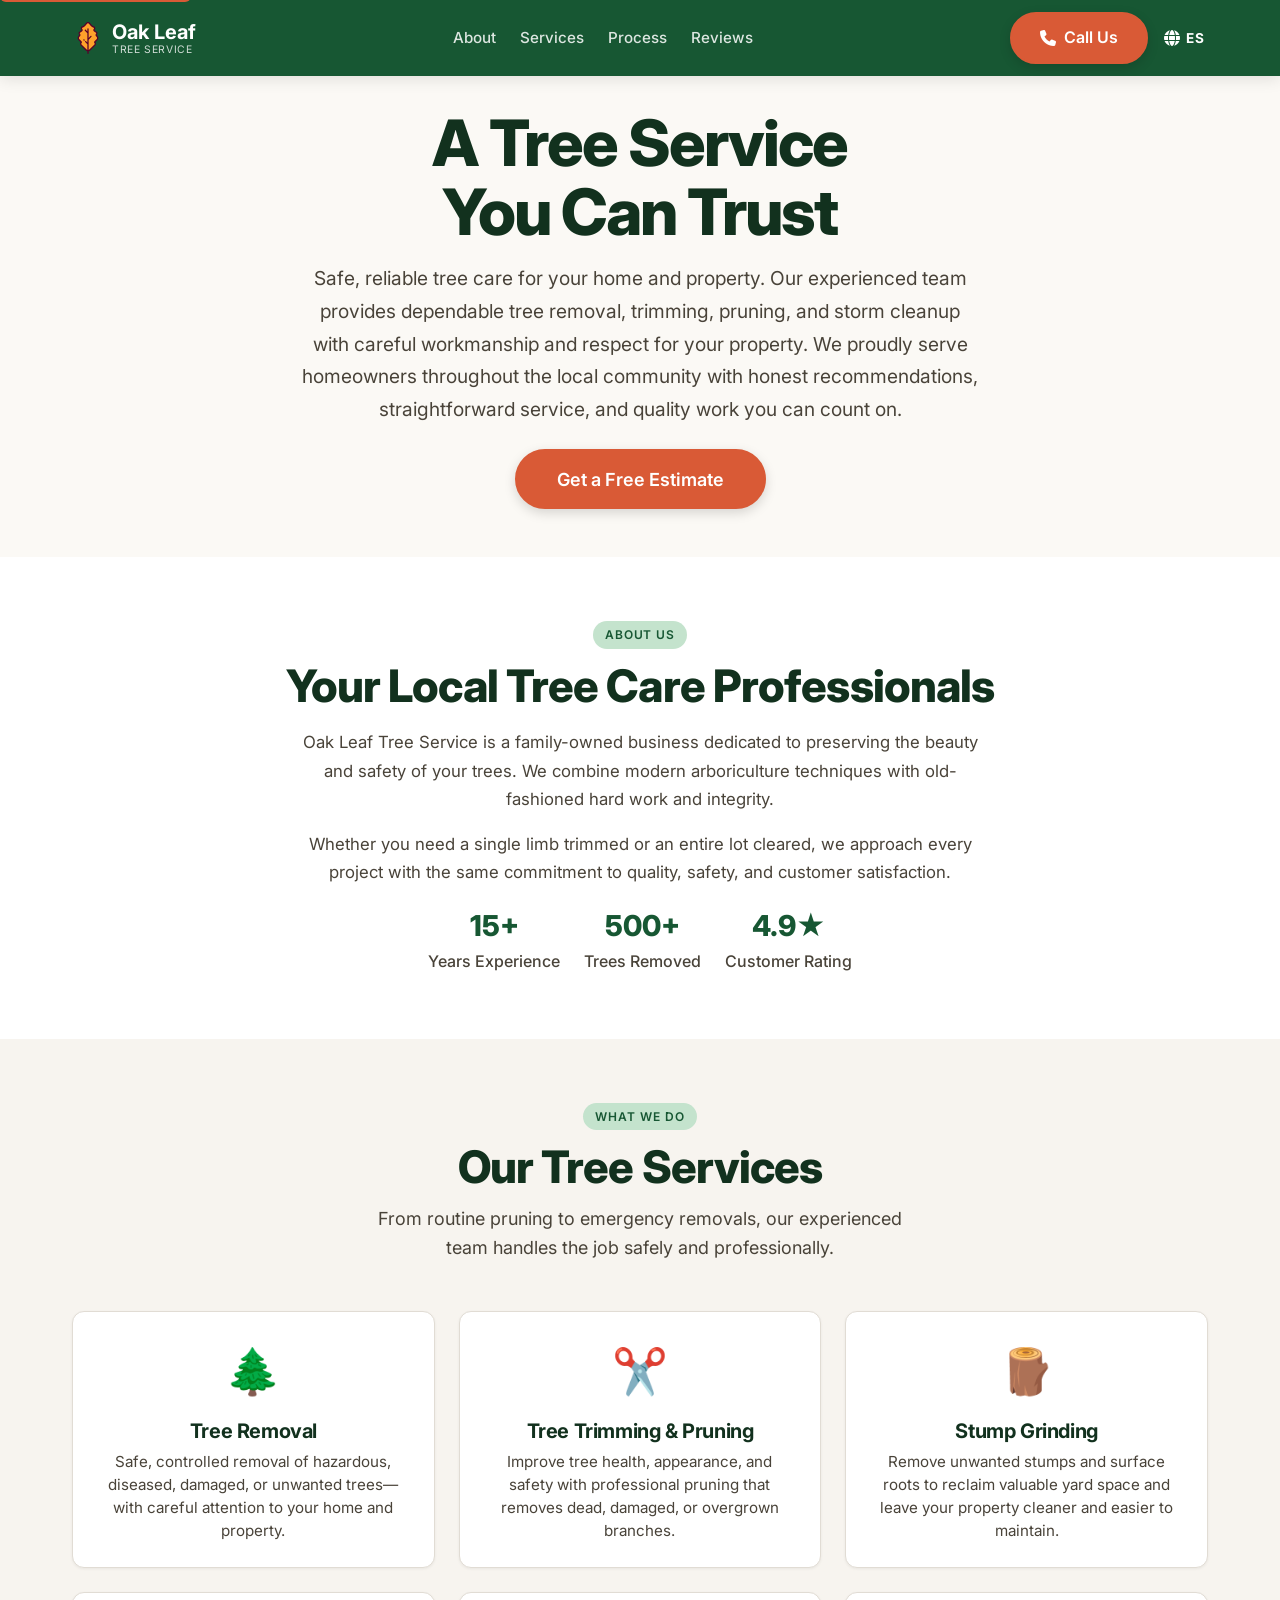
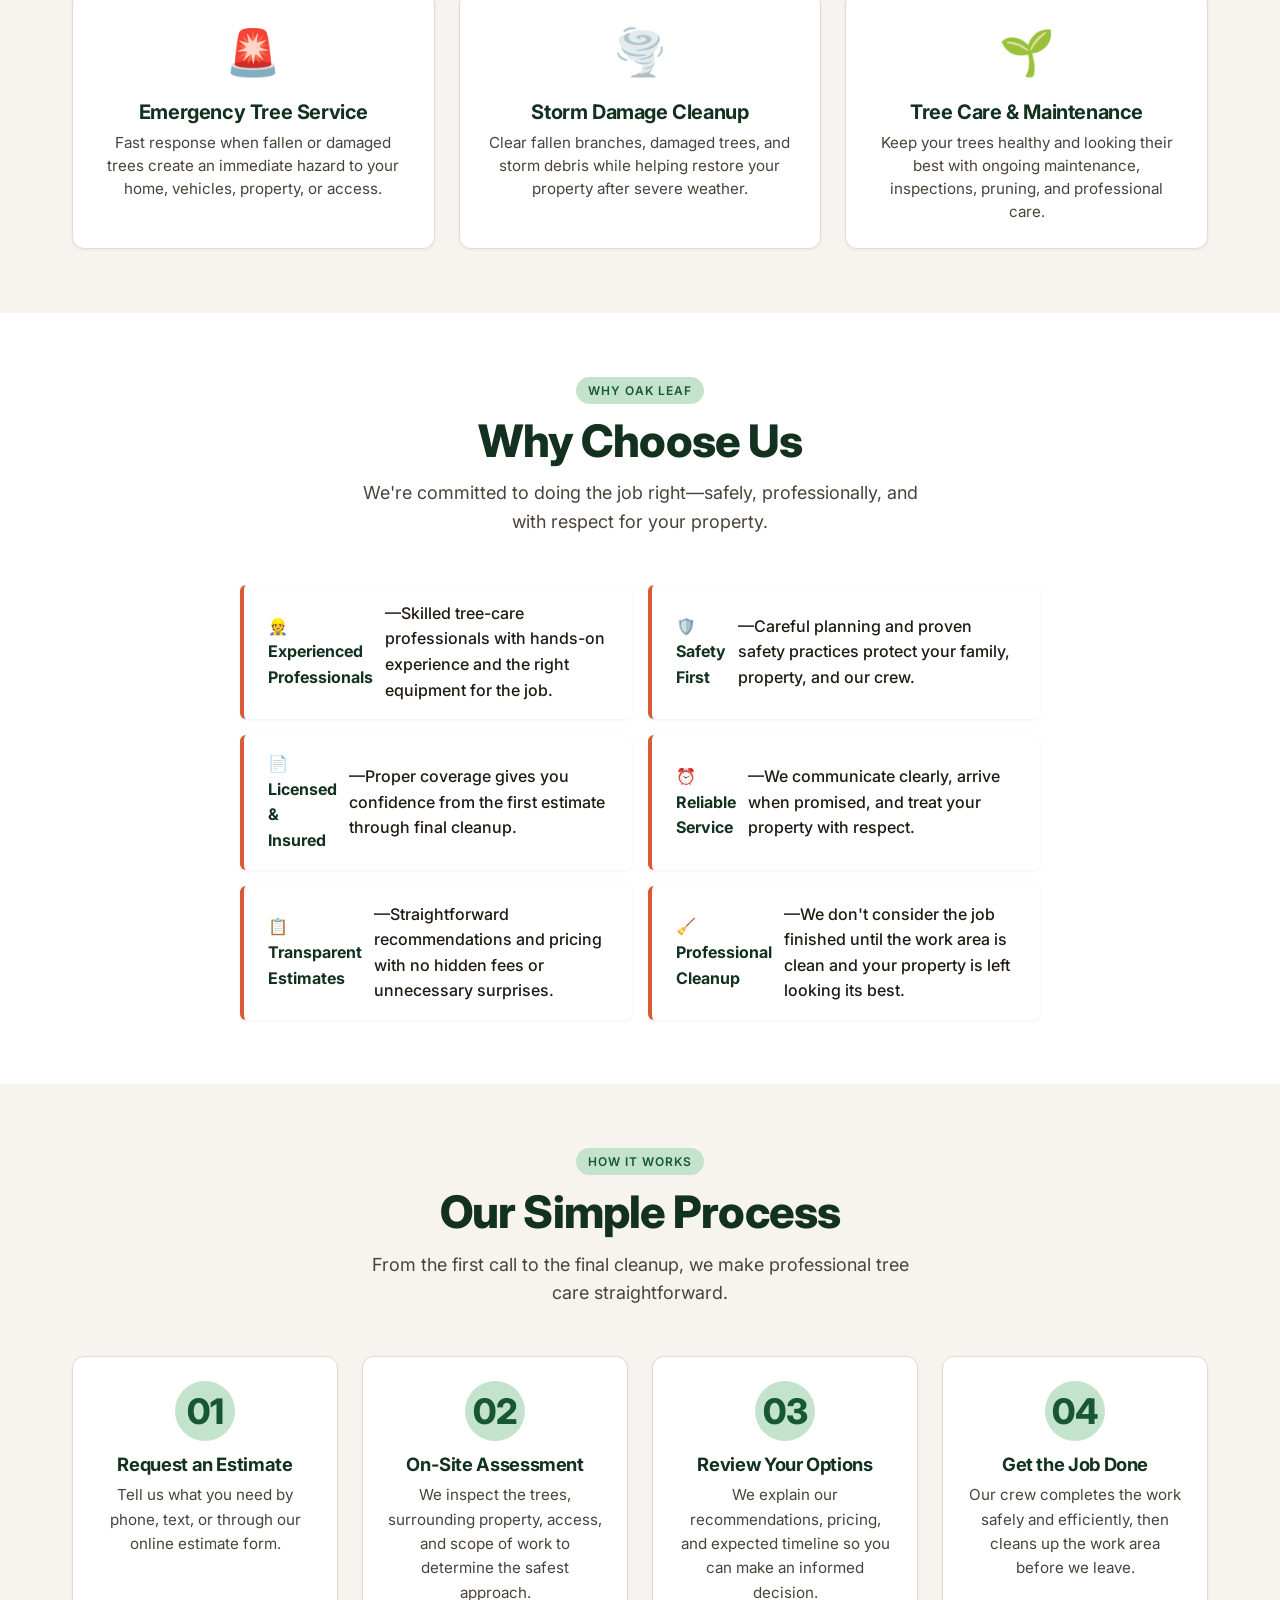
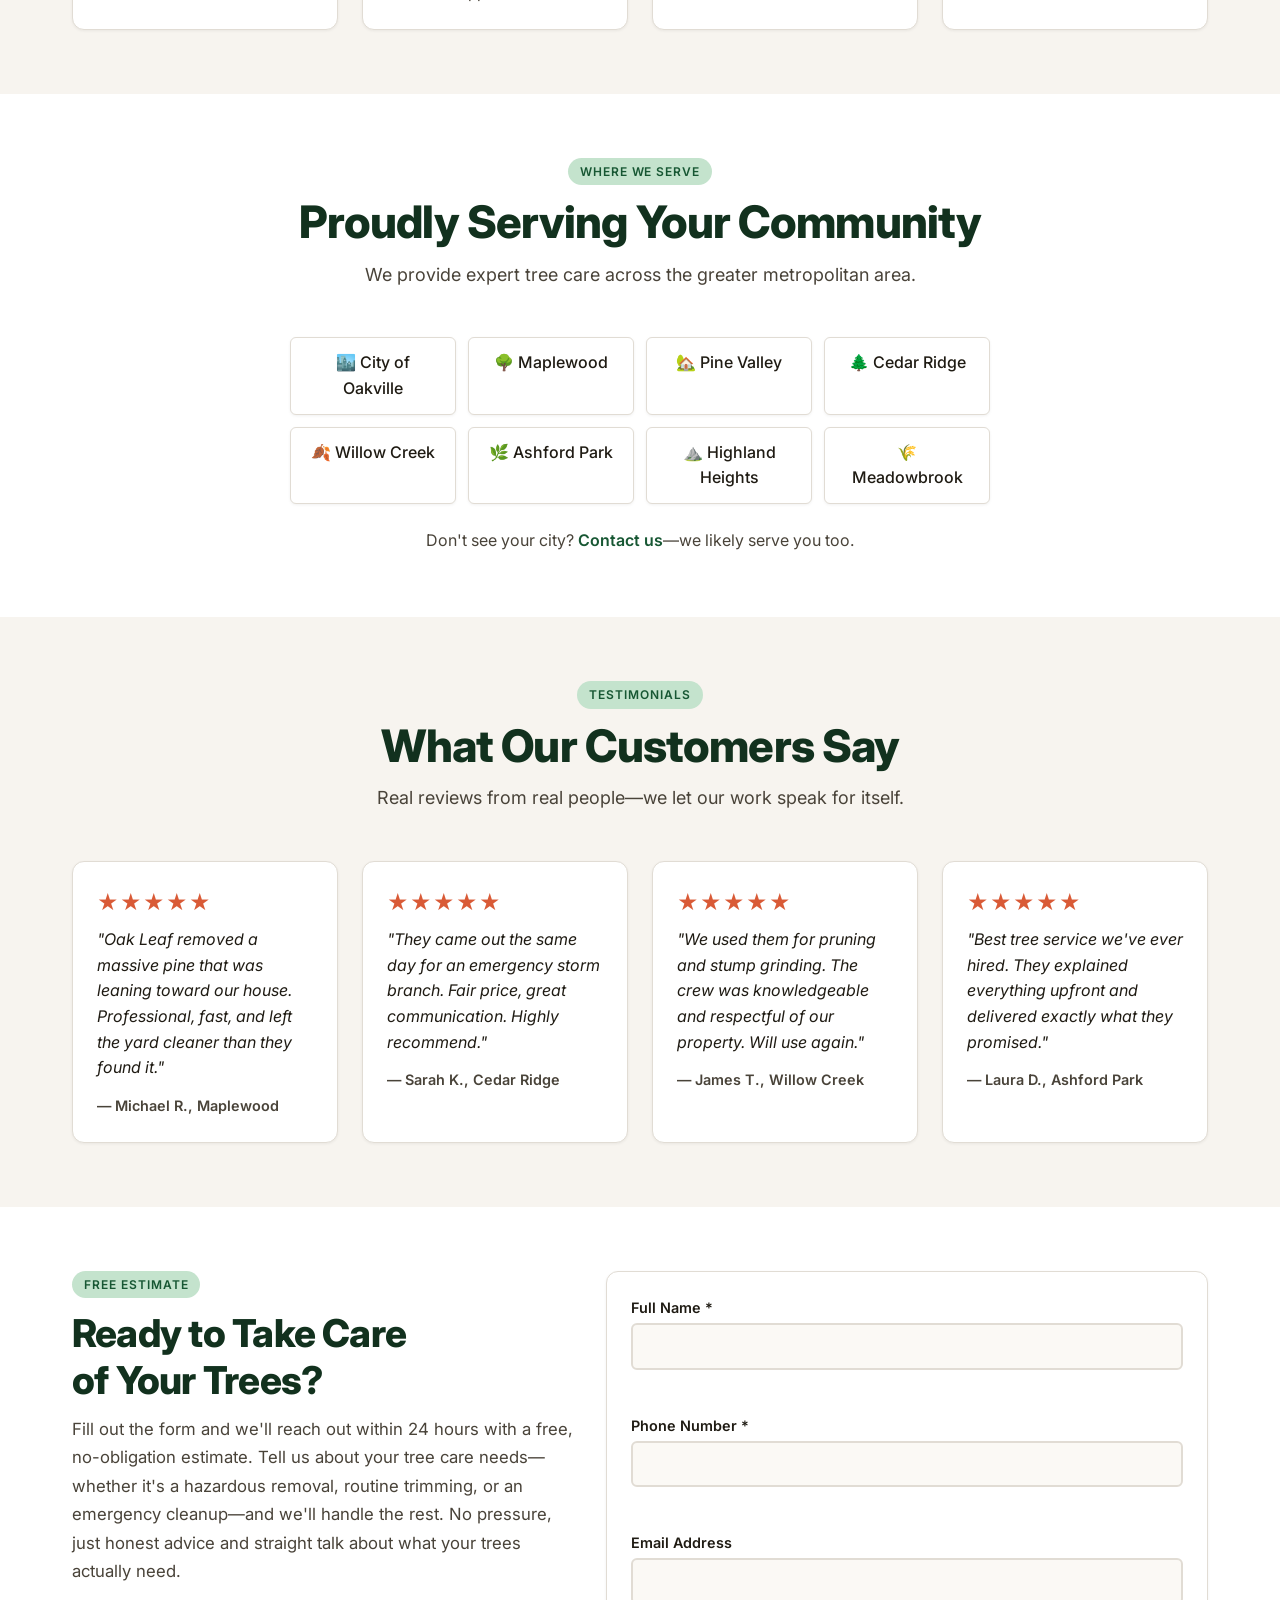
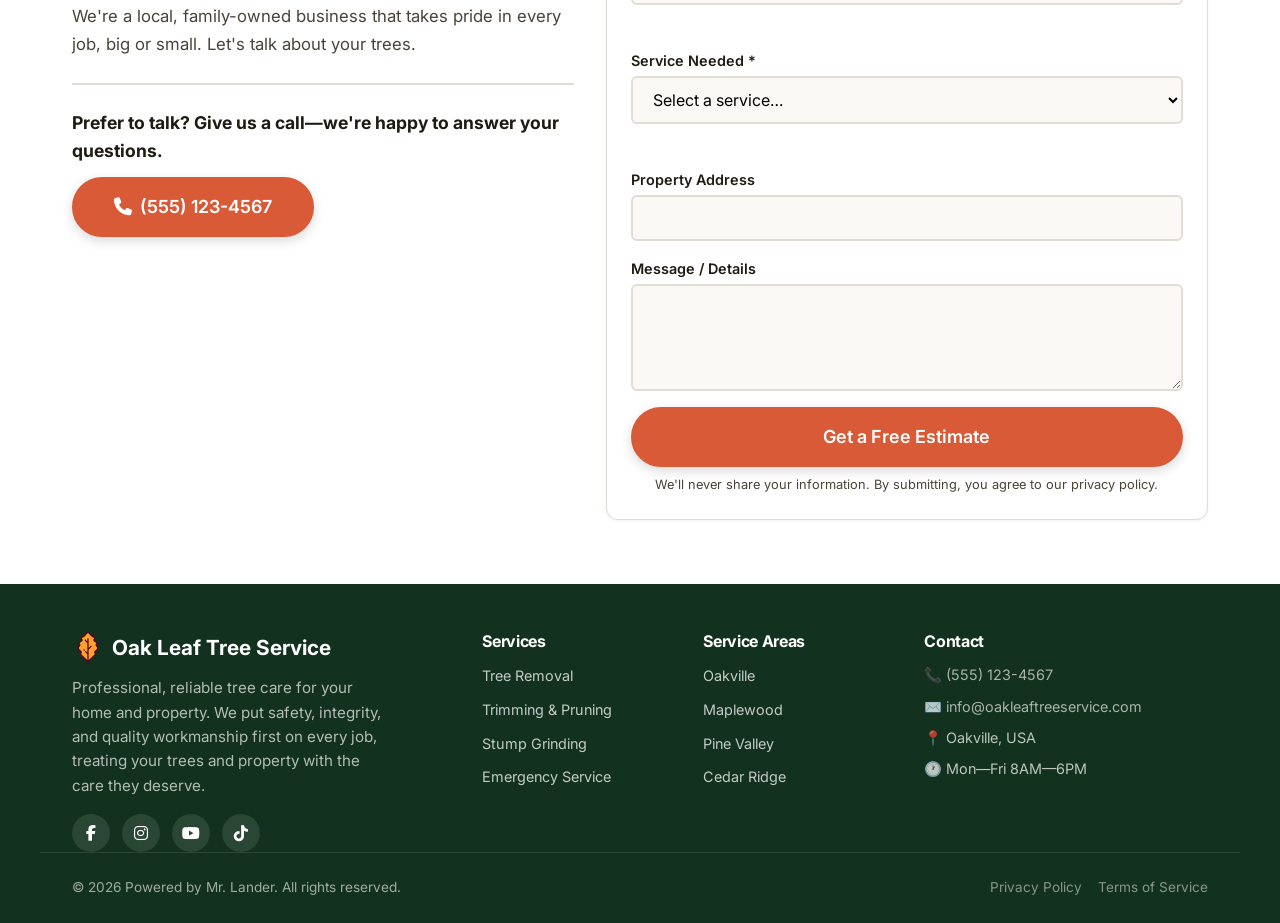
<file: Simple/index.html>
<!DOCTYPE html>
<html lang="en">
<head>
    <meta charset="UTF-8" />
    <meta name="viewport" content="width=device-width, initial-scale=1.0" />
    <title data-i18n="meta.title">Oak Leaf Tree Service | Professional Tree Care</title>
    <meta name="description" content="Safe, reliable tree removal, trimming, pruning, and storm cleanup. Family-owned, licensed, and insured. Get a free estimate today.">

    <!-- Favicon (reuses the existing logo icon) -->
    <link rel="icon" type="image/svg+xml" href="images/oak-leaf.svg">

    <!-- Canonical URL -- REPLACE with this client's real live domain when the site is deployed -->
    <link rel="canonical" href="https://www.example.com/">

    <!-- Open Graph / Social Meta Tags -->
    <meta property="og:title" content="Oak Leaf Tree Service | Professional Tree Care">
    <meta property="og:description" content="Safe, reliable tree removal, trimming, pruning, and storm cleanup. Family-owned, licensed, and insured. Get a free estimate today.">
    <meta property="og:type" content="website">
    <meta name="twitter:card" content="summary">
    <meta name="twitter:title" content="Oak Leaf Tree Service | Professional Tree Care">
    <meta name="twitter:description" content="Safe, reliable tree removal, trimming, pruning, and storm cleanup. Family-owned, licensed, and insured. Get a free estimate today.">

    <link rel="preconnect" href="https://fonts.googleapis.com" />
    <link rel="preconnect" href="https://fonts.gstatic.com" crossorigin />
    <link href="https://fonts.googleapis.com/css2?family=Inter:opsz,wght@14..32,400;14..32,500;14..32,600;14..32,700;14..32,800&display=swap" rel="stylesheet" />
    <link rel="stylesheet" href="https://cdnjs.cloudflare.com/ajax/libs/font-awesome/6.5.0/css/all.min.css" />
    <link rel="stylesheet" href="css/style.css" />

    <!--
        LocalBusiness structured data. REPLACE every placeholder value below
        (address, geo coordinates, real domain, real hours) with this
        client's actual details when building their site -- this template
        version uses the same placeholder info shown elsewhere on the page.
    -->
    <script type="application/ld+json">
    {
        "@context": "https://schema.org",
        "@type": "LandscapingBusiness",
        "name": "Oak Leaf Tree Service",
        "image": "https://www.example.com/images/oak-leaf.svg",
        "telephone": "+15551234567",
        "email": "info@oakleaftreeservice.com",
        "url": "https://www.example.com/",
        "priceRange": "$$",
        "address": {
            "@type": "PostalAddress",
            "streetAddress": "REPLACE WITH REAL ADDRESS",
            "addressLocality": "Oakville",
            "addressRegion": "REPLACE WITH REAL STATE",
            "postalCode": "REPLACE",
            "addressCountry": "US"
        },
        "openingHoursSpecification": {
            "@type": "OpeningHoursSpecification",
            "dayOfWeek": ["Monday", "Tuesday", "Wednesday", "Thursday", "Friday"],
            "opens": "08:00",
            "closes": "18:00"
        },
        "sameAs": []
    }
    </script>

</head>
<body>

    <!-- ==================== SKIP LINK ==================== -->
    <a href="#main-content" class="skip-link">Skip to main content</a>

    <!-- ==================== HEADER ==================== -->
    <header class="site-header">
        <div class="container header-inner">
            <a href="#hero" class="logo" aria-label="Oak Leaf Tree Service – Home">
                <span class="logo-icon" aria-hidden="true">
                    <img src="images/oak-leaf.svg" alt="" />
                </span>
                <span class="logo-text">Oak Leaf<br /><small>Tree Service</small></span>
            </a>

            <nav class="primary-nav" aria-label="Main navigation">
                <ul class="nav-list">
                    <li><a href="#about" data-i18n="nav.about">About</a></li>
                    <li><a href="#services" data-i18n="nav.services">Services</a></li>
                    <li><a href="#process" data-i18n="nav.process">Process</a></li>
                    <li><a href="#reviews" data-i18n="nav.reviews">Reviews</a></li>
                </ul>
                <!-- Mobile-only call button at bottom of dropdown -->
                <a href="tel:+15551234567" class="btn btn-primary mobile-nav-cta">
                    <i class="fas fa-phone" aria-hidden="true"></i> <span data-i18n="nav.callUs">Call Us</span>
                </a>
            </nav>

            <div class="header-actions">
                <!-- Nav: "Call Us" with phone icon (desktop + header bar) -->
                <a href="tel:+15551234567" class="btn btn-primary nav-cta">
                    <i class="fas fa-phone" aria-hidden="true"></i> <span data-i18n="nav.callUs">Call Us</span>
                </a>

                <button class="nav-toggle" aria-label="Toggle navigation menu" aria-expanded="false">
                    <span class="hamburger-line" aria-hidden="true"></span>
                    <span class="hamburger-line" aria-hidden="true"></span>
                    <span class="hamburger-line" aria-hidden="true"></span>
                </button>

                <!-- Language Switcher: shows the language you'd switch TO -->
                <button class="lang-switch" id="langSwitch" aria-label="Switch to Spanish">
                    <i class="fas fa-globe" aria-hidden="true"></i> <span id="langSwitchLabel">ES</span>
                </button>
            </div>
        </div>
    </header>

    <!-- ==================== MAIN CONTENT ==================== -->
    <main id="main-content">

        <!-- ==================== HERO ==================== -->
        <section id="hero" class="hero-section">
            <div class="container hero-single">
                <div class="hero-content-centered">
                    <h1 data-i18n="hero.title">A Tree Service You Can Trust</h1>
                    <p class="hero-sub" data-i18n="hero.subtitle">
                        Safe, reliable tree care for your home and property. Our experienced team provides dependable tree removal, trimming, pruning, and storm cleanup with careful workmanship and respect for your property. We proudly serve homeowners throughout the local community with honest recommendations, straightforward service, and quality work you can count on.
                    </p>
                    <div class="hero-actions">
                        <a href="#contact" class="btn btn-primary btn-large" data-i18n="hero.cta">Get a Free Estimate</a>
                    </div>
                </div>
            </div>
        </section>

        <!-- ==================== ABOUT ==================== -->
        <section id="about" class="about-section">
            <div class="container">
                <div class="about-single">
                    <span class="eyebrow" aria-hidden="true" data-i18n="about.eyebrow">About Us</span>
                    <h2 data-i18n="about.title">Your Local Tree Care Professionals</h2>
                    <p data-i18n="about.p1">
                        Oak Leaf Tree Service is a family-owned business dedicated to preserving
                        the beauty and safety of your trees. We combine modern arboriculture
                        techniques with old-fashioned hard work and integrity.
                    </p>
                    <p data-i18n="about.p2">
                        Whether you need a single limb trimmed or an entire lot cleared,
                        we approach every project with the same commitment to quality,
                        safety, and customer satisfaction.
                    </p>
                    <ul class="about-stats">
                        <li><span class="stat-number" aria-hidden="true">15+</span> <span data-i18n="about.stat1">Years Experience</span></li>
                        <li><span class="stat-number" aria-hidden="true">500+</span> <span data-i18n="about.stat2">Trees Removed</span></li>
                        <li><span class="stat-number" aria-hidden="true">4.9★</span> <span data-i18n="about.stat3">Customer Rating</span></li>
                    </ul>
                </div>
            </div>
        </section>

        <!-- ==================== SERVICES ==================== -->
        <section id="services" class="services-section">
            <div class="container">
                <div class="section-header">
                    <span class="eyebrow" aria-hidden="true" data-i18n="services.eyebrow">What We Do</span>
                    <h2 data-i18n="services.title">Our Tree Services</h2>
                    <p data-i18n="services.subtitle">From routine pruning to emergency removals, our experienced team handles the job safely and professionally.</p>
                </div>
                <div class="services-grid">
                    <article class="service-card">
                        <div class="service-icon" aria-hidden="true">🌲</div>
                        <h3 data-i18n="services.removal.title">Tree Removal</h3>
                        <p data-i18n="services.removal.desc">Safe, controlled removal of hazardous, diseased, damaged, or unwanted trees—with careful attention to your home and property.</p>
                    </article>
                    <article class="service-card">
                        <div class="service-icon" aria-hidden="true">✂️</div>
                        <h3 data-i18n="services.trimming.title">Tree Trimming &amp; Pruning</h3>
                        <p data-i18n="services.trimming.desc">Improve tree health, appearance, and safety with professional pruning that removes dead, damaged, or overgrown branches.</p>
                    </article>
                    <article class="service-card">
                        <div class="service-icon" aria-hidden="true">🪵</div>
                        <h3 data-i18n="services.stump.title">Stump Grinding</h3>
                        <p data-i18n="services.stump.desc">Remove unwanted stumps and surface roots to reclaim valuable yard space and leave your property cleaner and easier to maintain.</p>
                    </article>
                    <article class="service-card">
                        <div class="service-icon" aria-hidden="true">🚨</div>
                        <h3 data-i18n="services.emergency.title">Emergency Tree Service</h3>
                        <p data-i18n="services.emergency.desc">Fast response when fallen or damaged trees create an immediate hazard to your home, vehicles, property, or access.</p>
                    </article>
                    <article class="service-card">
                        <div class="service-icon" aria-hidden="true">🌪️</div>
                        <h3 data-i18n="services.storm.title">Storm Damage Cleanup</h3>
                        <p data-i18n="services.storm.desc">Clear fallen branches, damaged trees, and storm debris while helping restore your property after severe weather.</p>
                    </article>
                    <article class="service-card">
                        <div class="service-icon" aria-hidden="true">🌱</div>
                        <h3 data-i18n="services.care.title">Tree Care &amp; Maintenance</h3>
                        <p data-i18n="services.care.desc">Keep your trees healthy and looking their best with ongoing maintenance, inspections, pruning, and professional care.</p>
                    </article>
                </div>
            </div>
        </section>

        <!-- ==================== WHY CHOOSE US ==================== -->
        <section id="why-us" class="why-us-section">
            <div class="container">
                <div class="section-header">
                    <span class="eyebrow" aria-hidden="true" data-i18n="whyUs.eyebrow">Why Oak Leaf</span>
                    <h2 data-i18n="whyUs.title">Why Choose Us</h2>
                    <p data-i18n="whyUs.subtitle">We're committed to doing the job right—safely, professionally, and with respect for your property.</p>
                </div>
                <ul class="why-grid">
                    <li><strong data-i18n="whyUs.item1.title">👷 Experienced Professionals</strong><span data-i18n="whyUs.item1.desc">—Skilled tree-care professionals with hands-on experience and the right equipment for the job.</span></li>
                    <li><strong data-i18n="whyUs.item2.title">🛡️ Safety First</strong><span data-i18n="whyUs.item2.desc">—Careful planning and proven safety practices protect your family, property, and our crew.</span></li>
                    <li><strong data-i18n="whyUs.item3.title">📄 Licensed &amp; Insured</strong><span data-i18n="whyUs.item3.desc">—Proper coverage gives you confidence from the first estimate through final cleanup.</span></li>
                    <li><strong data-i18n="whyUs.item4.title">⏰ Reliable Service</strong><span data-i18n="whyUs.item4.desc">—We communicate clearly, arrive when promised, and treat your property with respect.</span></li>
                    <li><strong data-i18n="whyUs.item5.title">📋 Transparent Estimates</strong><span data-i18n="whyUs.item5.desc">—Straightforward recommendations and pricing with no hidden fees or unnecessary surprises.</span></li>
                    <li><strong data-i18n="whyUs.item6.title">🧹 Professional Cleanup</strong><span data-i18n="whyUs.item6.desc">—We don't consider the job finished until the work area is clean and your property is left looking its best.</span></li>
                </ul>
            </div>
        </section>

        <!-- ==================== PROCESS ==================== -->
        <section id="process" class="process-section">
            <div class="container">
                <div class="section-header">
                    <span class="eyebrow" aria-hidden="true" data-i18n="process.eyebrow">How It Works</span>
                    <h2 data-i18n="process.title">Our Simple Process</h2>
                    <p data-i18n="process.subtitle">From the first call to the final cleanup, we make professional tree care straightforward.</p>
                </div>
                <ol class="process-steps">
                    <li>
                        <span class="step-number" aria-hidden="true">01</span>
                        <h3 data-i18n="process.step1.title">Request an Estimate</h3>
                        <p data-i18n="process.step1.desc">Tell us what you need by phone, text, or through our online estimate form.</p>
                    </li>
                    <li>
                        <span class="step-number" aria-hidden="true">02</span>
                        <h3 data-i18n="process.step2.title">On-Site Assessment</h3>
                        <p data-i18n="process.step2.desc">We inspect the trees, surrounding property, access, and scope of work to determine the safest approach.</p>
                    </li>
                    <li>
                        <span class="step-number" aria-hidden="true">03</span>
                        <h3 data-i18n="process.step3.title">Review Your Options</h3>
                        <p data-i18n="process.step3.desc">We explain our recommendations, pricing, and expected timeline so you can make an informed decision.</p>
                    </li>
                    <li>
                        <span class="step-number" aria-hidden="true">04</span>
                        <h3 data-i18n="process.step4.title">Get the Job Done</h3>
                        <p data-i18n="process.step4.desc">Our crew completes the work safely and efficiently, then cleans up the work area before we leave.</p>
                    </li>
                </ol>
            </div>
        </section>

        <!-- ==================== SERVICE AREA ==================== -->
        <section id="service-area" class="service-area-section">
            <div class="container">
                <div class="section-header">
                    <span class="eyebrow" aria-hidden="true" data-i18n="serviceArea.eyebrow">Where We Serve</span>
                    <h2 data-i18n="serviceArea.title">Proudly Serving Your Community</h2>
                    <p data-i18n="serviceArea.subtitle">We provide expert tree care across the greater metropolitan area.</p>
                </div>
                <ul class="area-list">
                    <li>🏙️ <span data-i18n="serviceArea.oakville">City of Oakville</span></li>
                    <li>🌳 Maplewood</li>
                    <li>🏡 <span data-i18n="serviceArea.pinevalley">Pine Valley</span></li>
                    <li>🌲 <span data-i18n="serviceArea.cedarridge">Cedar Ridge</span></li>
                    <li>🍂 <span data-i18n="serviceArea.willowcreek">Willow Creek</span></li>
                    <li>🌿 <span data-i18n="serviceArea.ashfordpark">Ashford Park</span></li>
                    <li>⛰️ <span data-i18n="serviceArea.highlandheights">Highland Heights</span></li>
                    <li>🌾 <span data-i18n="serviceArea.meadowbrook">Meadowbrook</span></li>
                </ul>
                <p class="area-note"><span data-i18n="serviceArea.note1">Don't see your city?</span> <a href="#contact" data-i18n="serviceArea.contactLink">Contact us</a><span data-i18n="serviceArea.note2">—we likely serve you too.</span></p>
            </div>
        </section>

        <!-- ==================== REVIEWS ==================== -->
        <section id="reviews" class="reviews-section">
            <div class="container">
                <div class="section-header">
                    <span class="eyebrow" aria-hidden="true" data-i18n="reviews.eyebrow">Testimonials</span>
                    <h2 data-i18n="reviews.title">What Our Customers Say</h2>
                    <p data-i18n="reviews.subtitle">Real reviews from real people—we let our work speak for itself.</p>
                </div>
                <div class="reviews-grid">
                    <blockquote class="review-card">
                        <div class="stars" aria-hidden="true">★★★★★</div>
                        <p data-i18n="reviews.review1.text">"Oak Leaf removed a massive pine that was leaning toward our house. Professional, fast, and left the yard cleaner than they found it."</p>
                        <cite>— Michael R., Maplewood</cite>
                    </blockquote>
                    <blockquote class="review-card">
                        <div class="stars" aria-hidden="true">★★★★★</div>
                        <p data-i18n="reviews.review2.text">"They came out the same day for an emergency storm branch. Fair price, great communication. Highly recommend."</p>
                        <cite>— Sarah K., Cedar Ridge</cite>
                    </blockquote>
                    <blockquote class="review-card">
                        <div class="stars" aria-hidden="true">★★★★★</div>
                        <p data-i18n="reviews.review3.text">"We used them for pruning and stump grinding. The crew was knowledgeable and respectful of our property. Will use again."</p>
                        <cite>— James T., Willow Creek</cite>
                    </blockquote>
                    <blockquote class="review-card">
                        <div class="stars" aria-hidden="true">★★★★★</div>
                        <p data-i18n="reviews.review4.text">"Best tree service we've ever hired. They explained everything upfront and delivered exactly what they promised."</p>
                        <cite>— Laura D., Ashford Park</cite>
                    </blockquote>
                </div>
            </div>
        </section>

        <!-- ==================== CONTACT ==================== -->
        <section id="contact" class="contact-section">
            <div class="container contact-grid">
                <div class="contact-info">
                    <span class="eyebrow" aria-hidden="true" data-i18n="contact.eyebrow">Free Estimate</span>
                    <h2 data-i18n="contact.title">Ready to Take Care of Your Trees?</h2>
                    <p data-i18n="contact.p1">
                        Fill out the form and we'll reach out within 24 hours with a free, no-obligation estimate. Tell us about your tree care needs—whether it's a hazardous removal, routine trimming, or an emergency cleanup—and we'll handle the rest. No pressure, just honest advice and straight talk about what your trees actually need.
                    </p>
                    <p data-i18n="contact.p2">
                        We're a local, family-owned business that takes pride in every job, big or small. Let's talk about your trees.
                    </p>
                    <div class="contact-phone-callout">
                        <strong data-i18n="contact.callout">Prefer to talk? Give us a call—we're happy to answer your questions.</strong>
                        <!-- Phone button with full number on it -->
                        <div class="contact-phone-large">
                            <a href="tel:+15551234567" class="btn btn-primary btn-large">
                                <i class="fas fa-phone" aria-hidden="true"></i> (555) 123-4567
                            </a>
                        </div>
                    </div>
                </div>
                <form class="contact-form" id="estimateForm" novalidate>
                    <!-- TEST client_id -- points at the throwaway "TEST — Do Not Use" Client record so test submissions land in support@misterlander.com. Replace with the real Client page ID when this template is built for an actual client. -->
                    <input type="hidden" name="client_id" value="3d96f1d3-4f68-81e6-9319-f28a2679a45a">
                    <div class="form-group">
                        <label for="formName"><span data-i18n="contact.form.name">Full Name</span> <span aria-hidden="true">*</span></label>
                        <input type="text" id="formName" name="name" required autocomplete="name" aria-required="true" aria-describedby="formName-error" />
                        <div id="formName-error" class="form-error" role="alert"></div>
                    </div>
                    <div class="form-group">
                        <label for="formPhone"><span data-i18n="contact.form.phone">Phone Number</span> <span aria-hidden="true">*</span></label>
                        <input type="tel" id="formPhone" name="phone" required autocomplete="tel" aria-required="true" aria-describedby="formPhone-error" />
                        <div id="formPhone-error" class="form-error" role="alert"></div>
                    </div>
                    <div class="form-group">
                        <label for="formEmail" data-i18n="contact.form.email">Email Address</label>
                        <input type="email" id="formEmail" name="email" autocomplete="email" aria-describedby="formEmail-error" />
                        <div id="formEmail-error" class="form-error" role="alert"></div>
                    </div>
                    <div class="form-group">
                        <label for="formService"><span data-i18n="contact.form.service">Service Needed</span> <span aria-hidden="true">*</span></label>
                        <select id="formService" name="service" required aria-required="true" aria-describedby="formService-error">
                            <option value="" data-i18n="contact.form.select">Select a service…</option>
                            <option value="tree-removal" data-i18n="contact.form.removal">Tree Removal</option>
                            <option value="trimming-pruning" data-i18n="contact.form.trimming">Tree Trimming &amp; Pruning</option>
                            <option value="stump-grinding" data-i18n="contact.form.stump">Stump Grinding</option>
                            <option value="emergency" data-i18n="contact.form.emergency">Emergency Tree Service</option>
                            <option value="storm-cleanup" data-i18n="contact.form.storm">Storm Damage Cleanup</option>
                            <option value="health-care" data-i18n="contact.form.care">Tree Care &amp; Maintenance</option>
                            <option value="other" data-i18n="contact.form.other">Other / Not Sure</option>
                        </select>
                        <div id="formService-error" class="form-error" role="alert"></div>
                    </div>
                    <div class="form-group">
                        <label for="formAddress" data-i18n="contact.form.address">Property Address</label>
                        <input type="text" id="formAddress" name="address" autocomplete="street-address" />
                    </div>
                    <div class="form-group">
                        <label for="formMessage" data-i18n="contact.form.message">Message / Details</label>
                        <textarea id="formMessage" name="message" rows="4"></textarea>
                    </div>
                    <button type="submit" class="btn btn-primary btn-large" data-i18n="contact.form.submit">Get a Free Estimate</button>
                    <p class="form-disclaimer" data-i18n="contact.form.disclaimer">We'll never share your information. By submitting, you agree to our privacy policy.</p>
                    <div class="form-success" role="status" hidden data-i18n="contact.form.success">✅ Thank you! We'll be in touch shortly.</div>
                </form>
            </div>
        </section>

    </main>

    <!-- ==================== FOOTER ==================== -->
    <footer class="site-footer">
        <div class="container footer-grid">
            <div class="footer-brand">
                <a href="#hero" class="logo" aria-label="Oak Leaf Tree Service – Home">
                    <span class="logo-icon" aria-hidden="true">
                        <img src="images/oak-leaf.svg" alt="" />
                    </span>
                    Oak Leaf Tree Service
                </a>
                <p data-i18n="footer.tagline">
                    Professional, reliable tree care for your home and property. We put safety, integrity, and quality workmanship first on every job, treating your trees and property with the care they deserve.
                </p>
                <div class="footer-social">
                    <a href="#" aria-label="Facebook"><i class="fab fa-facebook-f" aria-hidden="true"></i></a>
                    <a href="#" aria-label="Instagram"><i class="fab fa-instagram" aria-hidden="true"></i></a>
                    <a href="#" aria-label="YouTube"><i class="fab fa-youtube" aria-hidden="true"></i></a>
                    <a href="#" aria-label="TikTok"><i class="fab fa-tiktok" aria-hidden="true"></i></a>
                </div>
            </div>
            <div class="footer-links">
                <h4 data-i18n="footer.services">Services</h4>
                <ul>
                    <li><a href="#services" data-i18n="footer.removal">Tree Removal</a></li>
                    <li><a href="#services" data-i18n="footer.trimming">Trimming &amp; Pruning</a></li>
                    <li><a href="#services" data-i18n="footer.stump">Stump Grinding</a></li>
                    <li><a href="#services" data-i18n="footer.emergency">Emergency Service</a></li>
                </ul>
            </div>
            <div class="footer-links">
                <h4 data-i18n="footer.areas">Service Areas</h4>
                <ul>
                    <li><a href="#service-area" data-i18n="footer.oakville">Oakville</a></li>
                    <li><a href="#service-area" data-i18n="footer.maplewood">Maplewood</a></li>
                    <li><a href="#service-area" data-i18n="footer.pinevalley">Pine Valley</a></li>
                    <li><a href="#service-area" data-i18n="footer.cedarridge">Cedar Ridge</a></li>
                </ul>
            </div>
            <div class="footer-contact">
                <h4 data-i18n="footer.contact">Contact</h4>
                <ul>
                    <li>📞 <a href="tel:+15551234567" aria-label="Call us at (555) 123-4567">(555) 123-4567</a></li>
                    <li>✉️ <a href="mailto:info@oakleaftreeservice.com" aria-label="Email us at info at oak leaf tree service dot com">info@oakleaftreeservice.com</a></li>
                    <li>📍 Oakville, USA</li>
                    <li data-i18n="footer.hours">🕐 Mon—Fri 8AM—6PM</li>
                </ul>
            </div>
        </div>
        <div class="footer-bottom">
            <div class="container">
                <p data-i18n="footer.copyright">&copy; 2026 Powered by Mr. Lander. All rights reserved.</p>
                <ul class="footer-legal">
                    <li><a href="privacy.html" data-i18n="footer.privacy">Privacy Policy</a></li>
                    <li><a href="terms.html" data-i18n="footer.terms">Terms of Service</a></li>
                </ul>
            </div>
        </div>
    </footer>

    <script src="js/script.js" defer></script>
</body>
</html>
</file>
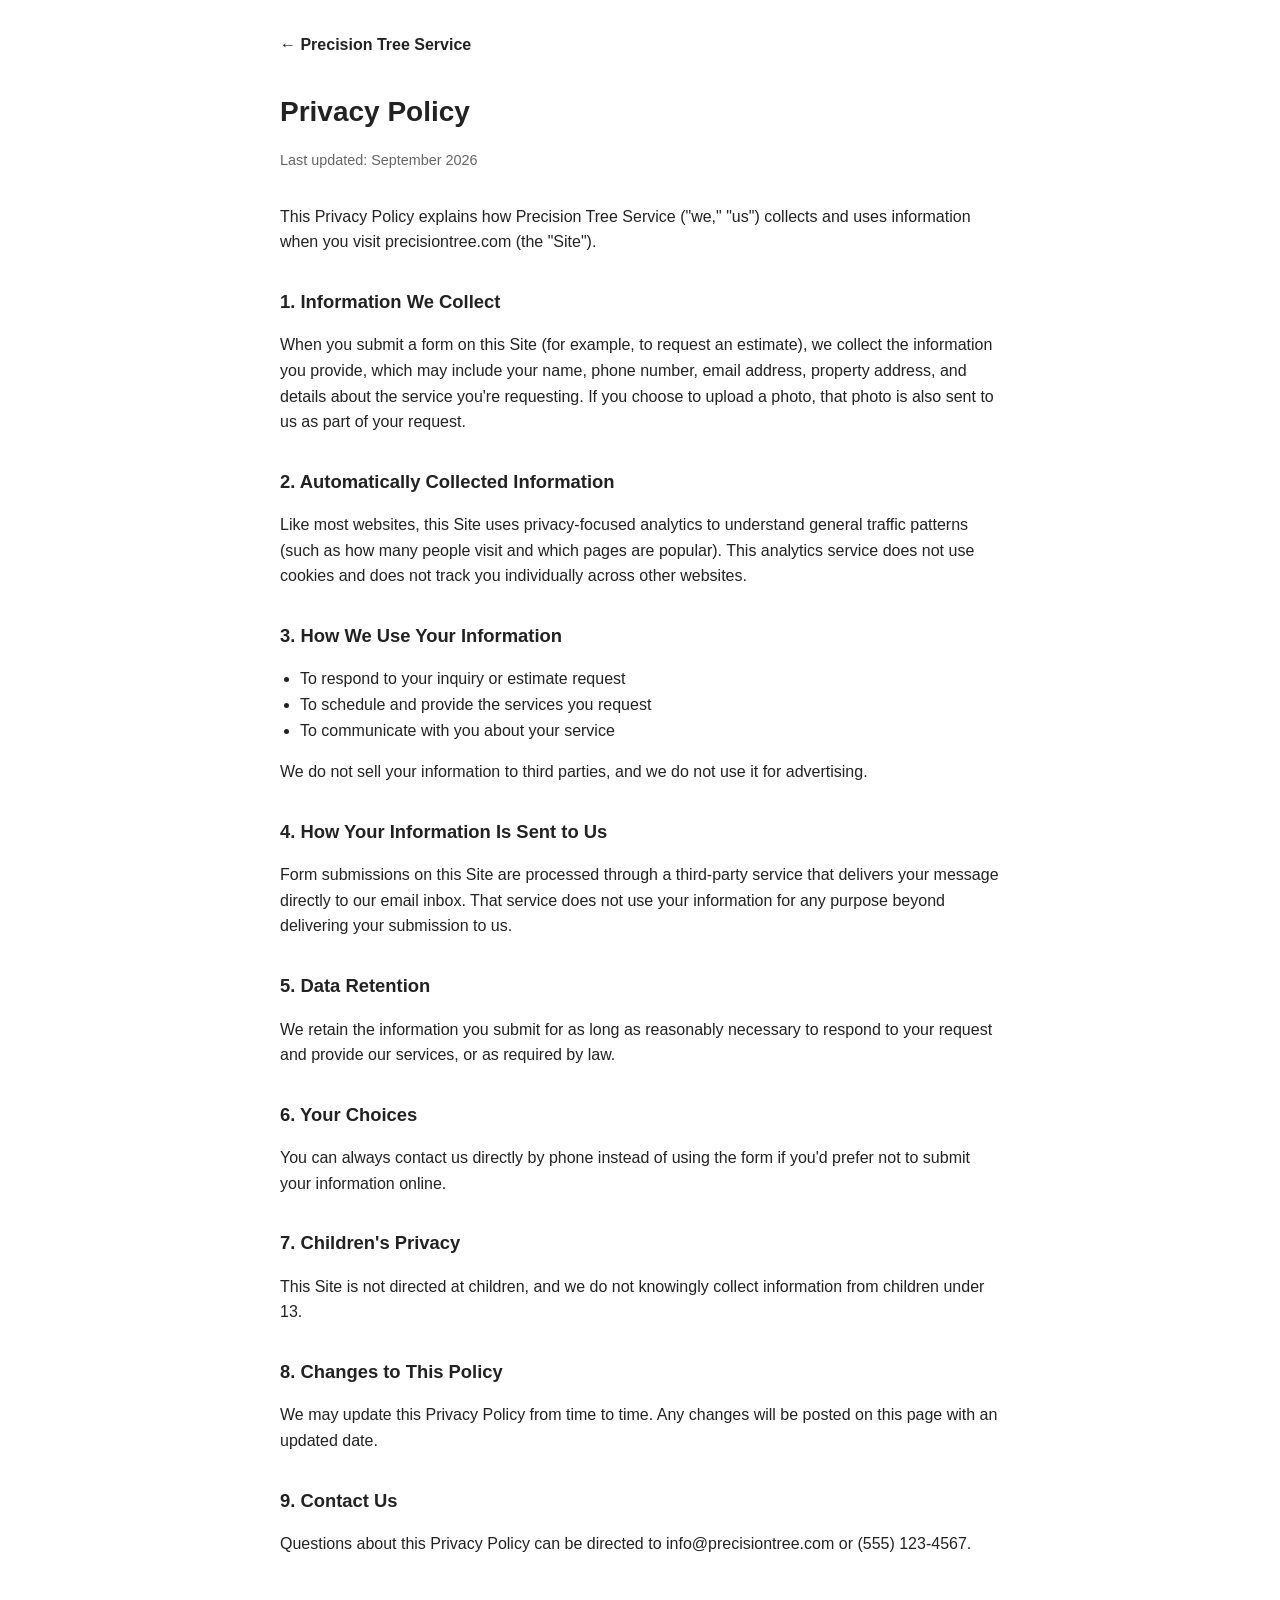
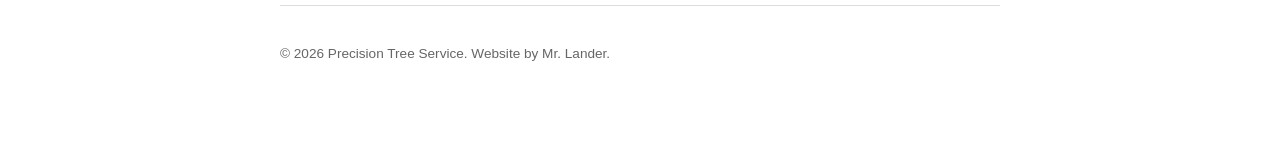
<file: Professional/privacy.html>
<!DOCTYPE html>
<html lang="en">
<head>
    <meta charset="UTF-8" />
    <meta name="viewport" content="width=device-width, initial-scale=1.0" />
    <title>Privacy Policy | Precision Tree Service</title>
    <meta name="robots" content="noindex, follow">
    <style>
        body {
            font-family: -apple-system, BlinkMacSystemFont, "Segoe UI", Roboto, Arial, sans-serif;
            max-width: 720px;
            margin: 0 auto;
            padding: 2rem 1.25rem 4rem;
            line-height: 1.6;
            color: #222;
        }
        a { color: #1a5fb4; }
        header { margin-bottom: 2rem; }
        header a.home-link { text-decoration: none; font-weight: 600; color: #222; }
        h1 { font-size: 1.75rem; margin-bottom: 0.25rem; }
        .updated { color: #666; font-size: 0.9rem; margin-bottom: 2rem; }
        h2 { font-size: 1.15rem; margin-top: 2rem; }
        ul { padding-left: 1.25rem; }
        footer { margin-top: 3rem; padding-top: 1.5rem; border-top: 1px solid #ddd; font-size: 0.85rem; color: #666; }
    </style>
</head>
<body>
    <header>
        <a href="/" class="home-link">&larr; Precision Tree Service</a>
    </header>

    <h1>Privacy Policy</h1>
    <p class="updated">Last updated: September 2026</p>

    <p>This Privacy Policy explains how Precision Tree Service ("we," "us") collects and uses information when you visit precisiontree.com (the "Site").</p>

    <h2>1. Information We Collect</h2>
    <p>When you submit a form on this Site (for example, to request an estimate), we collect the information you provide, which may include your name, phone number, email address, property address, and details about the service you're requesting. If you choose to upload a photo, that photo is also sent to us as part of your request.</p>

    <h2>2. Automatically Collected Information</h2>
    <p>Like most websites, this Site uses privacy-focused analytics to understand general traffic patterns (such as how many people visit and which pages are popular). This analytics service does not use cookies and does not track you individually across other websites.</p>

    <h2>3. How We Use Your Information</h2>
    <ul>
        <li>To respond to your inquiry or estimate request</li>
        <li>To schedule and provide the services you request</li>
        <li>To communicate with you about your service</li>
    </ul>
    <p>We do not sell your information to third parties, and we do not use it for advertising.</p>

    <h2>4. How Your Information Is Sent to Us</h2>
    <p>Form submissions on this Site are processed through a third-party service that delivers your message directly to our email inbox. That service does not use your information for any purpose beyond delivering your submission to us.</p>

    <h2>5. Data Retention</h2>
    <p>We retain the information you submit for as long as reasonably necessary to respond to your request and provide our services, or as required by law.</p>

    <h2>6. Your Choices</h2>
    <p>You can always contact us directly by phone instead of using the form if you'd prefer not to submit your information online.</p>

    <h2>7. Children's Privacy</h2>
    <p>This Site is not directed at children, and we do not knowingly collect information from children under 13.</p>

    <h2>8. Changes to This Policy</h2>
    <p>We may update this Privacy Policy from time to time. Any changes will be posted on this page with an updated date.</p>

    <h2>9. Contact Us</h2>
    <p>Questions about this Privacy Policy can be directed to info@precisiontree.com or (555) 123-4567.</p>

    <footer>
        <p>&copy; 2026 Precision Tree Service. Website by Mr. Lander.</p>
    </footer>
</body>
</html>
</file>
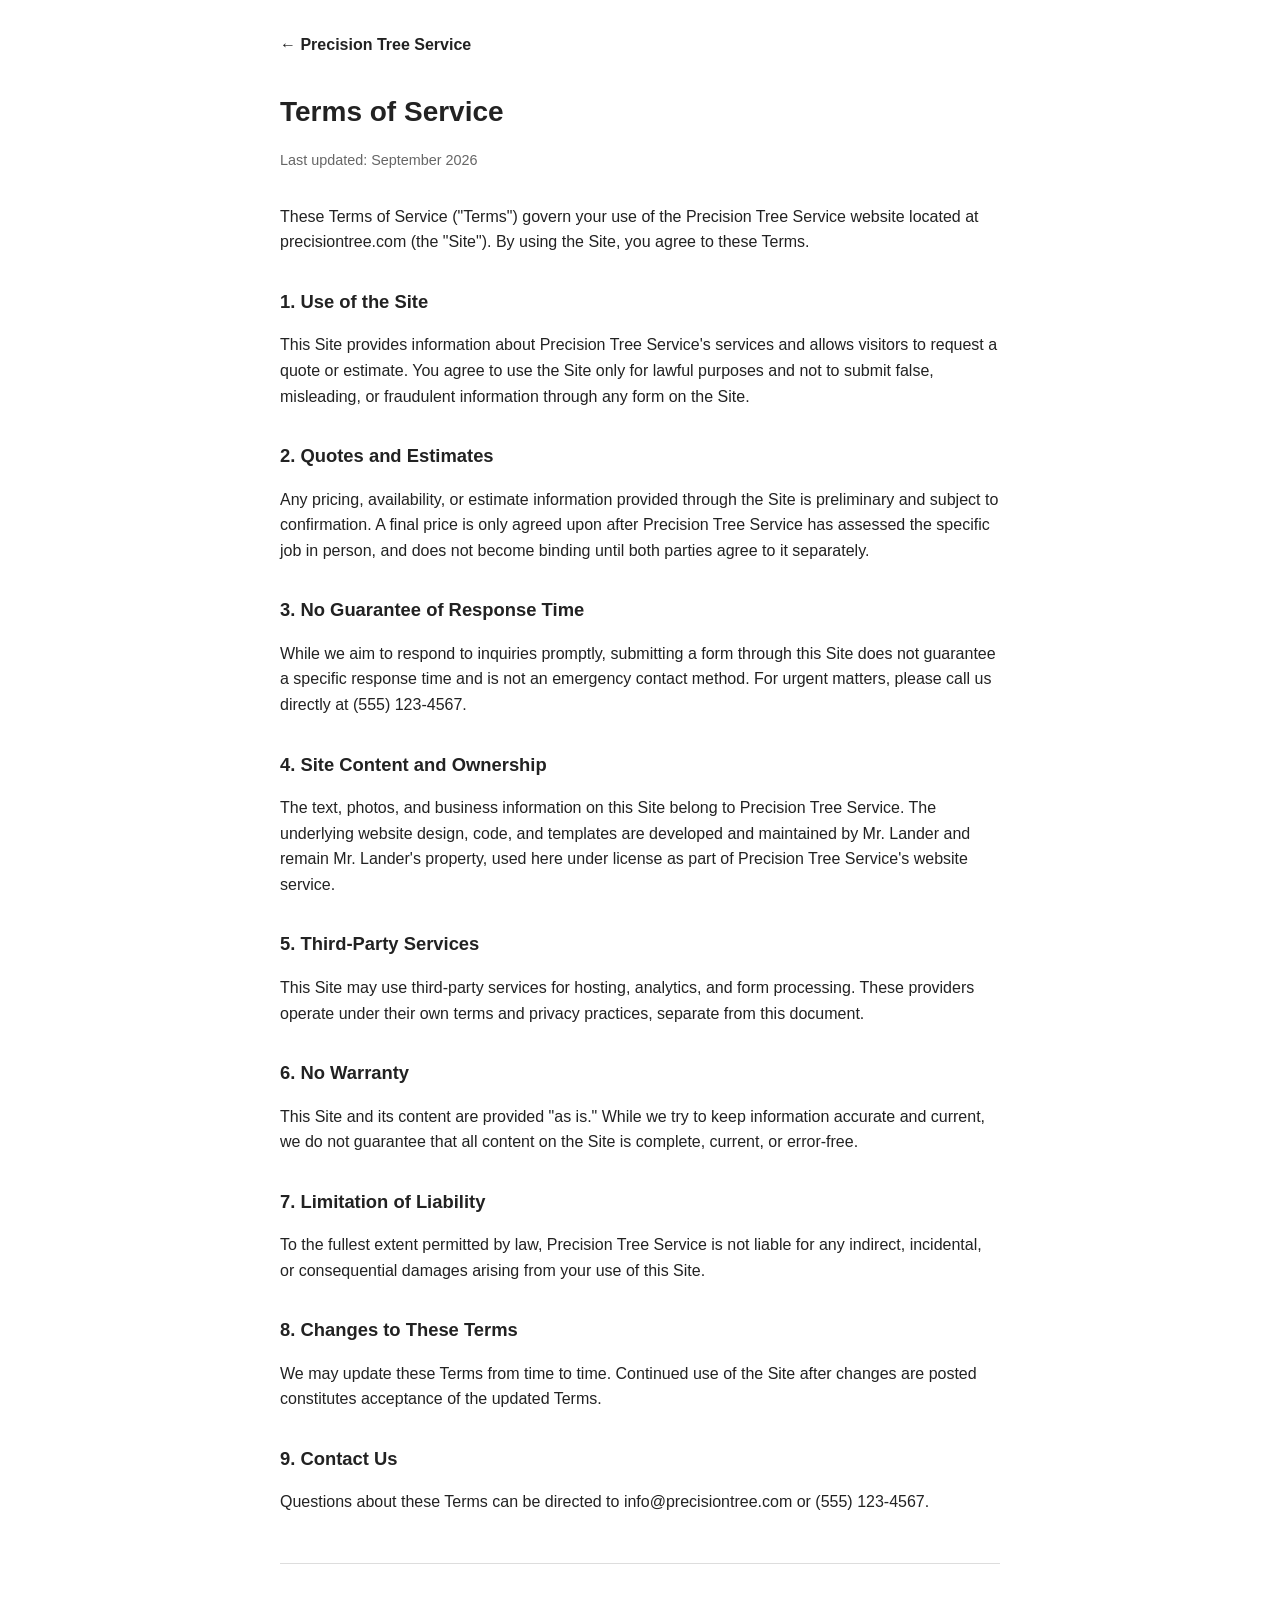
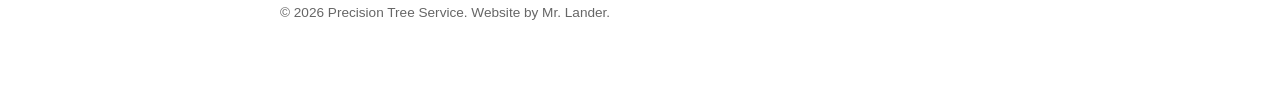
<file: Professional/terms.html>
<!DOCTYPE html>
<html lang="en">
<head>
    <meta charset="UTF-8" />
    <meta name="viewport" content="width=device-width, initial-scale=1.0" />
    <title>Terms of Service | Precision Tree Service</title>
    <meta name="robots" content="noindex, follow">
    <style>
        body {
            font-family: -apple-system, BlinkMacSystemFont, "Segoe UI", Roboto, Arial, sans-serif;
            max-width: 720px;
            margin: 0 auto;
            padding: 2rem 1.25rem 4rem;
            line-height: 1.6;
            color: #222;
        }
        a { color: #1a5fb4; }
        header { margin-bottom: 2rem; }
        header a.home-link { text-decoration: none; font-weight: 600; color: #222; }
        h1 { font-size: 1.75rem; margin-bottom: 0.25rem; }
        .updated { color: #666; font-size: 0.9rem; margin-bottom: 2rem; }
        h2 { font-size: 1.15rem; margin-top: 2rem; }
        footer { margin-top: 3rem; padding-top: 1.5rem; border-top: 1px solid #ddd; font-size: 0.85rem; color: #666; }
    </style>
</head>
<body>
    <header>
        <a href="/" class="home-link">&larr; Precision Tree Service</a>
    </header>

    <h1>Terms of Service</h1>
    <p class="updated">Last updated: September 2026</p>

    <p>These Terms of Service ("Terms") govern your use of the Precision Tree Service website located at precisiontree.com (the "Site"). By using the Site, you agree to these Terms.</p>

    <h2>1. Use of the Site</h2>
    <p>This Site provides information about Precision Tree Service's services and allows visitors to request a quote or estimate. You agree to use the Site only for lawful purposes and not to submit false, misleading, or fraudulent information through any form on the Site.</p>

    <h2>2. Quotes and Estimates</h2>
    <p>Any pricing, availability, or estimate information provided through the Site is preliminary and subject to confirmation. A final price is only agreed upon after Precision Tree Service has assessed the specific job in person, and does not become binding until both parties agree to it separately.</p>

    <h2>3. No Guarantee of Response Time</h2>
    <p>While we aim to respond to inquiries promptly, submitting a form through this Site does not guarantee a specific response time and is not an emergency contact method. For urgent matters, please call us directly at (555) 123-4567.</p>

    <h2>4. Site Content and Ownership</h2>
    <p>The text, photos, and business information on this Site belong to Precision Tree Service. The underlying website design, code, and templates are developed and maintained by Mr. Lander and remain Mr. Lander's property, used here under license as part of Precision Tree Service's website service.</p>

    <h2>5. Third-Party Services</h2>
    <p>This Site may use third-party services for hosting, analytics, and form processing. These providers operate under their own terms and privacy practices, separate from this document.</p>

    <h2>6. No Warranty</h2>
    <p>This Site and its content are provided "as is." While we try to keep information accurate and current, we do not guarantee that all content on the Site is complete, current, or error-free.</p>

    <h2>7. Limitation of Liability</h2>
    <p>To the fullest extent permitted by law, Precision Tree Service is not liable for any indirect, incidental, or consequential damages arising from your use of this Site.</p>

    <h2>8. Changes to These Terms</h2>
    <p>We may update these Terms from time to time. Continued use of the Site after changes are posted constitutes acceptance of the updated Terms.</p>

    <h2>9. Contact Us</h2>
    <p>Questions about these Terms can be directed to info@precisiontree.com or (555) 123-4567.</p>

    <footer>
        <p>&copy; 2026 Precision Tree Service. Website by Mr. Lander.</p>
    </footer>
</body>
</html>
</file>
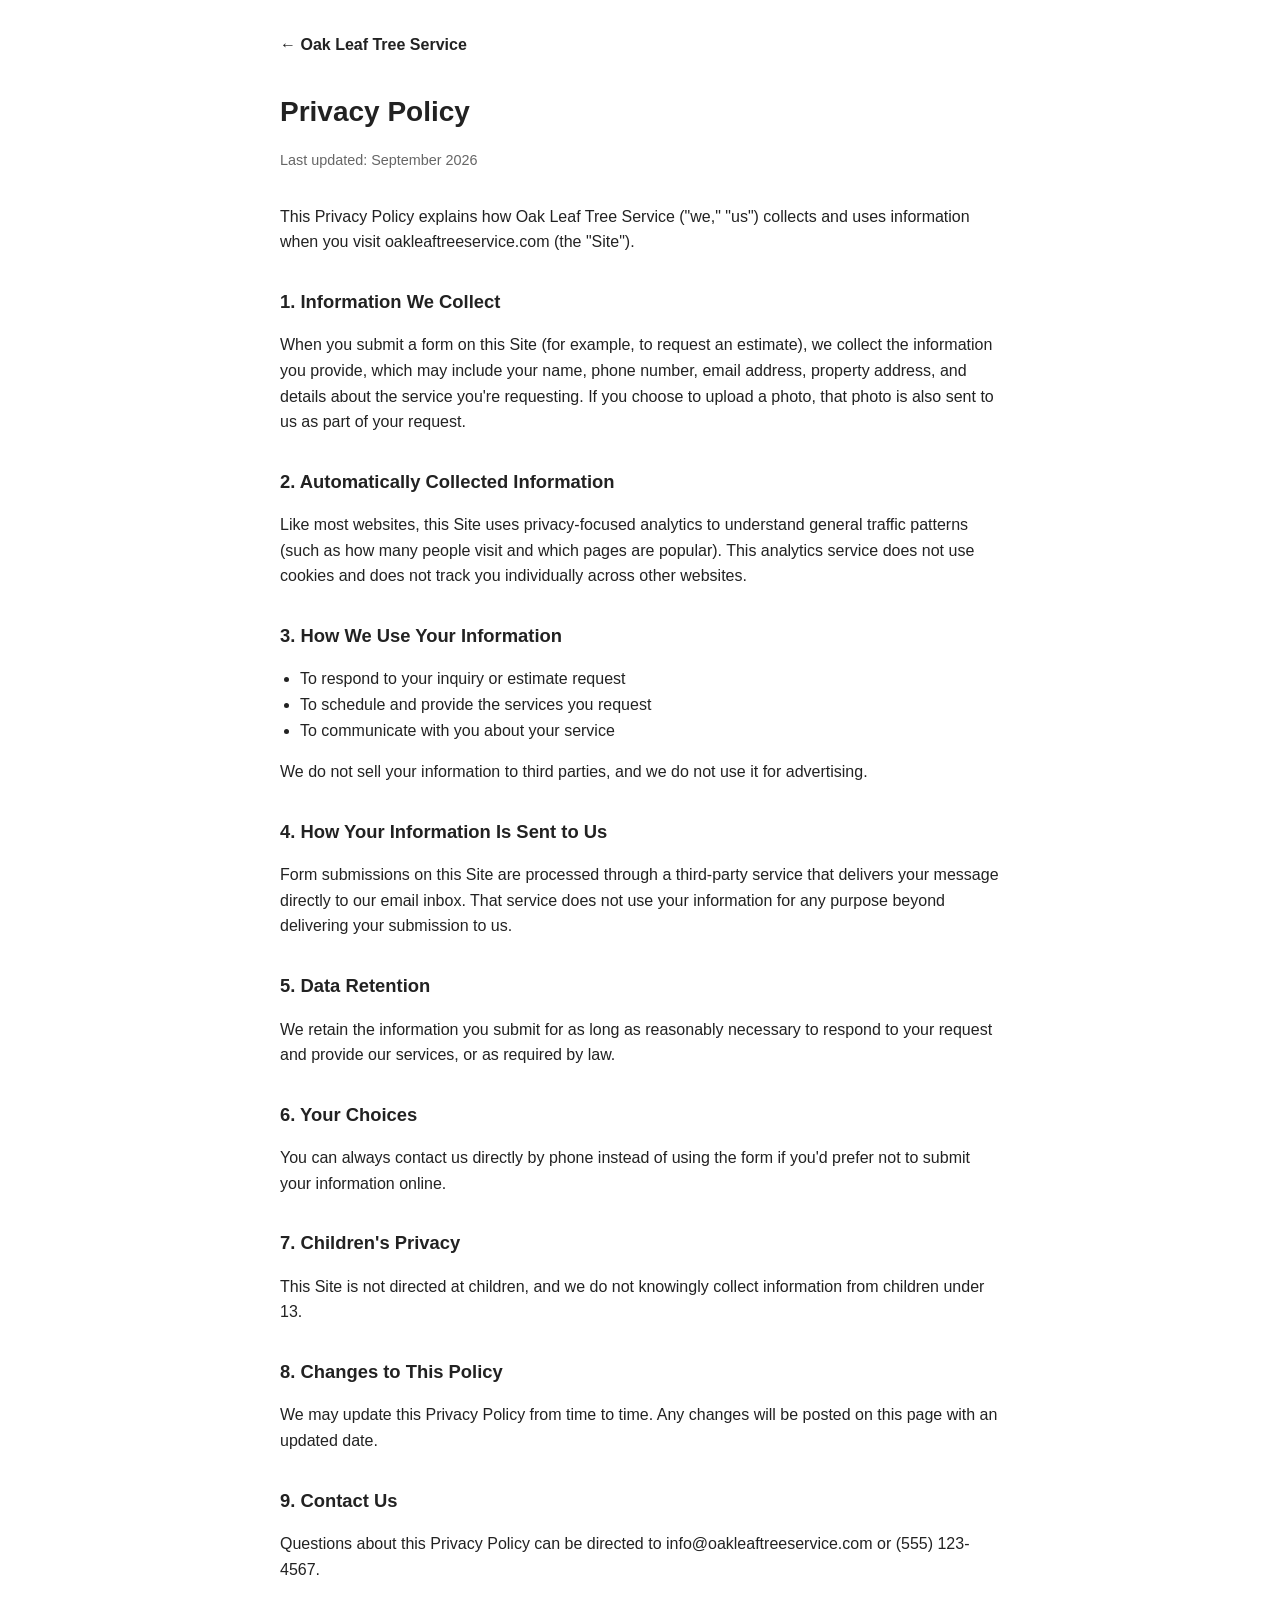
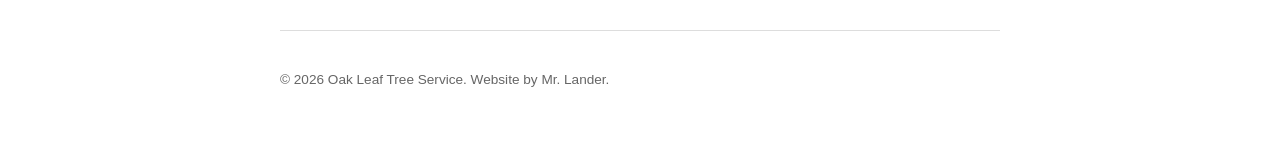
<file: Simple/privacy.html>
<!DOCTYPE html>
<html lang="en">
<head>
    <meta charset="UTF-8" />
    <meta name="viewport" content="width=device-width, initial-scale=1.0" />
    <title>Privacy Policy | Oak Leaf Tree Service</title>
    <meta name="robots" content="noindex, follow">
    <style>
        body {
            font-family: -apple-system, BlinkMacSystemFont, "Segoe UI", Roboto, Arial, sans-serif;
            max-width: 720px;
            margin: 0 auto;
            padding: 2rem 1.25rem 4rem;
            line-height: 1.6;
            color: #222;
        }
        a { color: #1a5fb4; }
        header { margin-bottom: 2rem; }
        header a.home-link { text-decoration: none; font-weight: 600; color: #222; }
        h1 { font-size: 1.75rem; margin-bottom: 0.25rem; }
        .updated { color: #666; font-size: 0.9rem; margin-bottom: 2rem; }
        h2 { font-size: 1.15rem; margin-top: 2rem; }
        ul { padding-left: 1.25rem; }
        footer { margin-top: 3rem; padding-top: 1.5rem; border-top: 1px solid #ddd; font-size: 0.85rem; color: #666; }
    </style>
</head>
<body>
    <header>
        <a href="/" class="home-link">&larr; Oak Leaf Tree Service</a>
    </header>

    <h1>Privacy Policy</h1>
    <p class="updated">Last updated: September 2026</p>

    <p>This Privacy Policy explains how Oak Leaf Tree Service ("we," "us") collects and uses information when you visit oakleaftreeservice.com (the "Site").</p>

    <h2>1. Information We Collect</h2>
    <p>When you submit a form on this Site (for example, to request an estimate), we collect the information you provide, which may include your name, phone number, email address, property address, and details about the service you're requesting. If you choose to upload a photo, that photo is also sent to us as part of your request.</p>

    <h2>2. Automatically Collected Information</h2>
    <p>Like most websites, this Site uses privacy-focused analytics to understand general traffic patterns (such as how many people visit and which pages are popular). This analytics service does not use cookies and does not track you individually across other websites.</p>

    <h2>3. How We Use Your Information</h2>
    <ul>
        <li>To respond to your inquiry or estimate request</li>
        <li>To schedule and provide the services you request</li>
        <li>To communicate with you about your service</li>
    </ul>
    <p>We do not sell your information to third parties, and we do not use it for advertising.</p>

    <h2>4. How Your Information Is Sent to Us</h2>
    <p>Form submissions on this Site are processed through a third-party service that delivers your message directly to our email inbox. That service does not use your information for any purpose beyond delivering your submission to us.</p>

    <h2>5. Data Retention</h2>
    <p>We retain the information you submit for as long as reasonably necessary to respond to your request and provide our services, or as required by law.</p>

    <h2>6. Your Choices</h2>
    <p>You can always contact us directly by phone instead of using the form if you'd prefer not to submit your information online.</p>

    <h2>7. Children's Privacy</h2>
    <p>This Site is not directed at children, and we do not knowingly collect information from children under 13.</p>

    <h2>8. Changes to This Policy</h2>
    <p>We may update this Privacy Policy from time to time. Any changes will be posted on this page with an updated date.</p>

    <h2>9. Contact Us</h2>
    <p>Questions about this Privacy Policy can be directed to info@oakleaftreeservice.com or (555) 123-4567.</p>

    <footer>
        <p>&copy; 2026 Oak Leaf Tree Service. Website by Mr. Lander.</p>
    </footer>
</body>
</html>
</file>
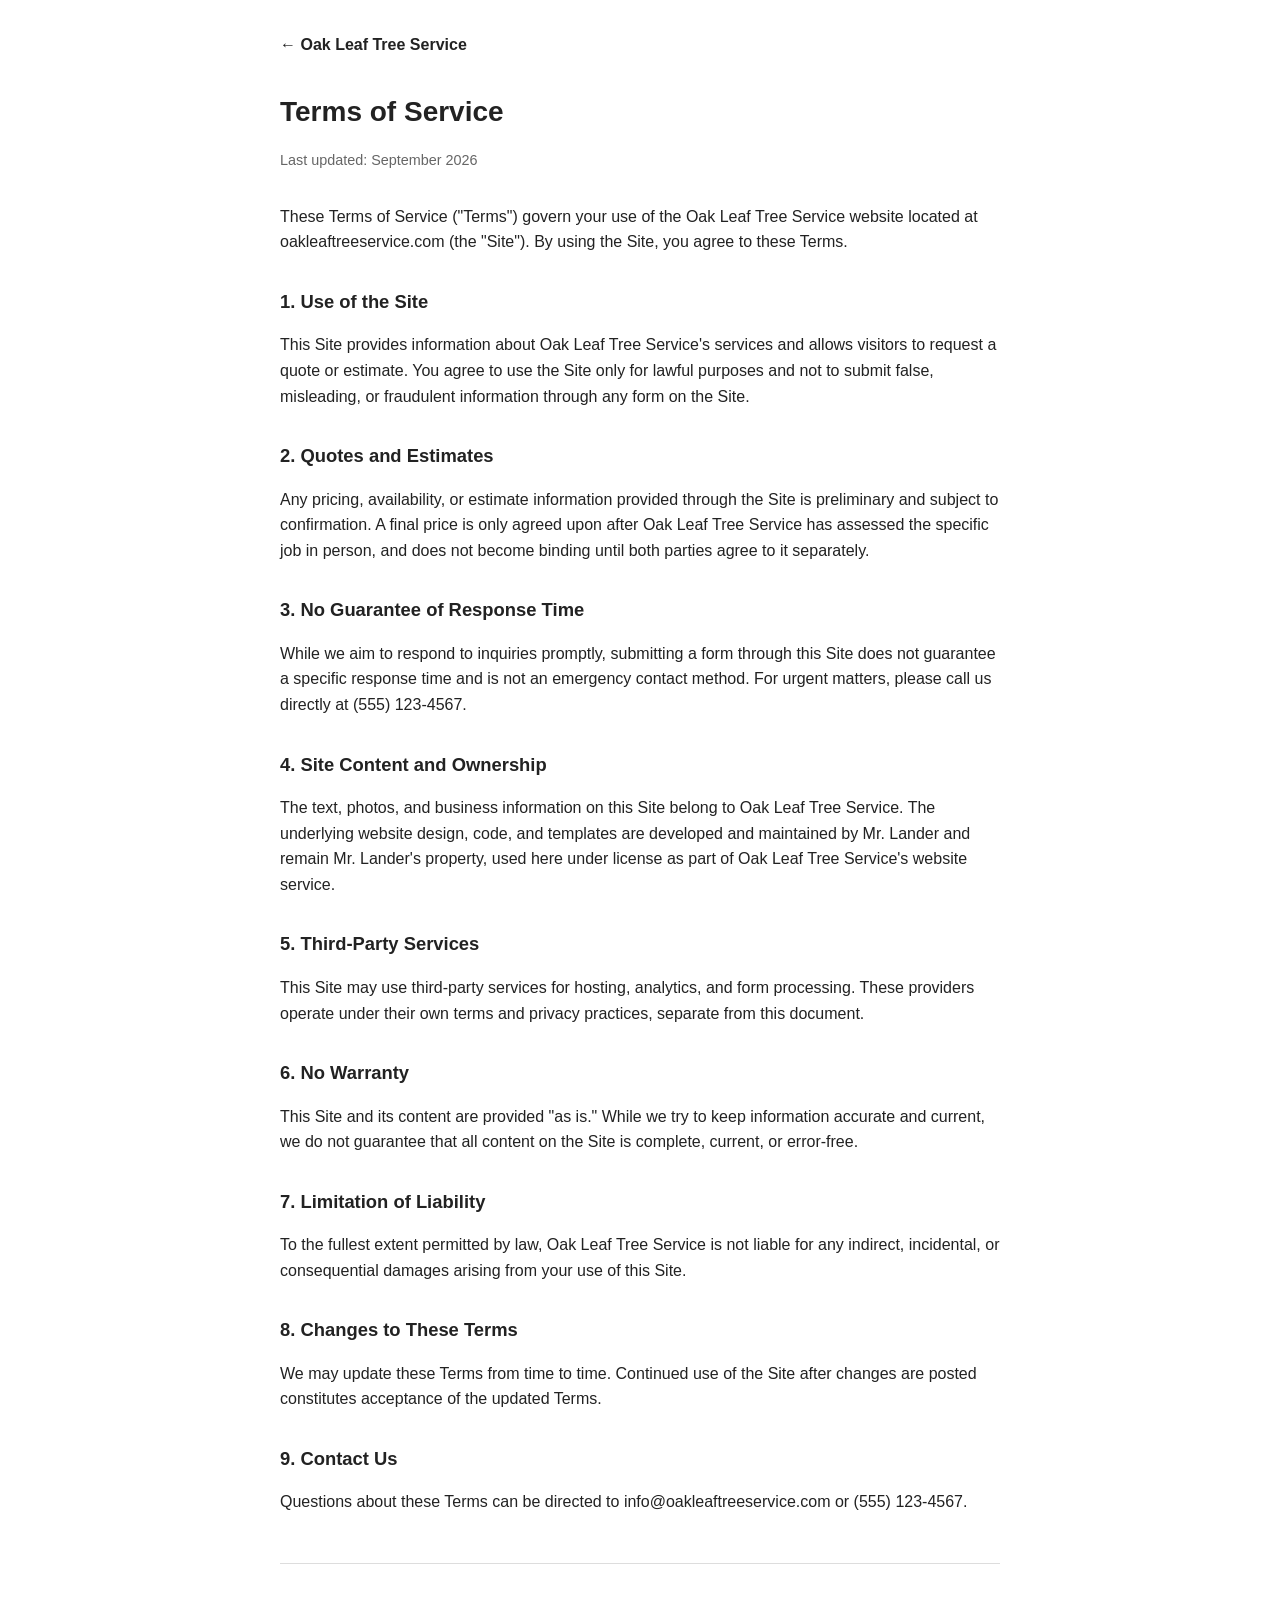
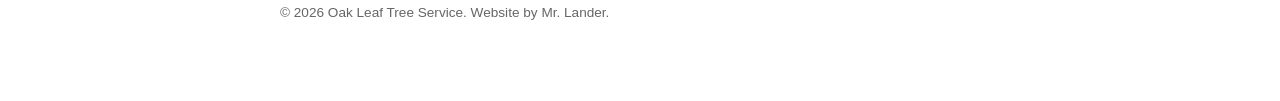
<file: Simple/terms.html>
<!DOCTYPE html>
<html lang="en">
<head>
    <meta charset="UTF-8" />
    <meta name="viewport" content="width=device-width, initial-scale=1.0" />
    <title>Terms of Service | Oak Leaf Tree Service</title>
    <meta name="robots" content="noindex, follow">
    <style>
        body {
            font-family: -apple-system, BlinkMacSystemFont, "Segoe UI", Roboto, Arial, sans-serif;
            max-width: 720px;
            margin: 0 auto;
            padding: 2rem 1.25rem 4rem;
            line-height: 1.6;
            color: #222;
        }
        a { color: #1a5fb4; }
        header { margin-bottom: 2rem; }
        header a.home-link { text-decoration: none; font-weight: 600; color: #222; }
        h1 { font-size: 1.75rem; margin-bottom: 0.25rem; }
        .updated { color: #666; font-size: 0.9rem; margin-bottom: 2rem; }
        h2 { font-size: 1.15rem; margin-top: 2rem; }
        footer { margin-top: 3rem; padding-top: 1.5rem; border-top: 1px solid #ddd; font-size: 0.85rem; color: #666; }
    </style>
</head>
<body>
    <header>
        <a href="/" class="home-link">&larr; Oak Leaf Tree Service</a>
    </header>

    <h1>Terms of Service</h1>
    <p class="updated">Last updated: September 2026</p>

    <p>These Terms of Service ("Terms") govern your use of the Oak Leaf Tree Service website located at oakleaftreeservice.com (the "Site"). By using the Site, you agree to these Terms.</p>

    <h2>1. Use of the Site</h2>
    <p>This Site provides information about Oak Leaf Tree Service's services and allows visitors to request a quote or estimate. You agree to use the Site only for lawful purposes and not to submit false, misleading, or fraudulent information through any form on the Site.</p>

    <h2>2. Quotes and Estimates</h2>
    <p>Any pricing, availability, or estimate information provided through the Site is preliminary and subject to confirmation. A final price is only agreed upon after Oak Leaf Tree Service has assessed the specific job in person, and does not become binding until both parties agree to it separately.</p>

    <h2>3. No Guarantee of Response Time</h2>
    <p>While we aim to respond to inquiries promptly, submitting a form through this Site does not guarantee a specific response time and is not an emergency contact method. For urgent matters, please call us directly at (555) 123-4567.</p>

    <h2>4. Site Content and Ownership</h2>
    <p>The text, photos, and business information on this Site belong to Oak Leaf Tree Service. The underlying website design, code, and templates are developed and maintained by Mr. Lander and remain Mr. Lander's property, used here under license as part of Oak Leaf Tree Service's website service.</p>

    <h2>5. Third-Party Services</h2>
    <p>This Site may use third-party services for hosting, analytics, and form processing. These providers operate under their own terms and privacy practices, separate from this document.</p>

    <h2>6. No Warranty</h2>
    <p>This Site and its content are provided "as is." While we try to keep information accurate and current, we do not guarantee that all content on the Site is complete, current, or error-free.</p>

    <h2>7. Limitation of Liability</h2>
    <p>To the fullest extent permitted by law, Oak Leaf Tree Service is not liable for any indirect, incidental, or consequential damages arising from your use of this Site.</p>

    <h2>8. Changes to These Terms</h2>
    <p>We may update these Terms from time to time. Continued use of the Site after changes are posted constitutes acceptance of the updated Terms.</p>

    <h2>9. Contact Us</h2>
    <p>Questions about these Terms can be directed to info@oakleaftreeservice.com or (555) 123-4567.</p>

    <footer>
        <p>&copy; 2026 Oak Leaf Tree Service. Website by Mr. Lander.</p>
    </footer>
</body>
</html>
</file>
<file: Simple/css/style.css>
/* ============================================================
   CSS/style.css – Oak Leaf Tree Service
   Restored original responsive layout + accessibility fixes
   ============================================================ */

:root {
    --color-cream: oklch(96.8% 0.008 80.2);
    --color-cream-light: oklch(98.2% 0.005 80.5);
    --color-green-dark: oklch(28.4% 0.052 154.2);
    --color-green: oklch(40.6% 0.088 154.2);
    --color-green-light: oklch(55.4% 0.094 154.2);
    --color-green-pale: oklch(88.6% 0.044 154.2);
    --color-orange: oklch(62.4% 0.168 36.4);
    --color-orange-hover: oklch(54.8% 0.168 36.4);
    --color-text: oklch(22.4% 0.016 80.2);
    --color-text-light: oklch(38.6% 0.018 80.2);
    --color-border: oklch(89.6% 0.012 80.2);
    --color-white: oklch(100% 0 0);
    --color-error: oklch(48% 0.18 28.4);

    --font-family: 'Inter', -apple-system, BlinkMacSystemFont, 'Segoe UI', Roboto, sans-serif;
    --container-max: 1200px;
    --container-padding: 1.5rem;

    --space-1: 0.25rem;
    --space-2: 0.5rem;
    --space-3: 0.75rem;
    --space-4: 1rem;
    --space-6: 1.5rem;
    --space-8: 2rem;
    --space-12: 3rem;
    --space-16: 4rem;

    --radius-sm: 6px;
    --radius-md: 12px;
    --radius-pill: 9999px;

    --shadow-sm: 0 1px 3px rgba(0, 0, 0, 0.06);
    --shadow-md: 0 4px 12px rgba(0, 0, 0, 0.08);
}

*,
*::before,
*::after {
    box-sizing: border-box;
    margin: 0;
    padding: 0;
}

html {
    scroll-behavior: smooth;
    -webkit-text-size-adjust: 100%;
}

@media (prefers-reduced-motion: reduce) {
    html { scroll-behavior: auto; }
    *,
    *::before,
    *::after {
        animation-duration: 0.01ms !important;
        animation-iteration-count: 1 !important;
        transition-duration: 0.01ms !important;
    }
}

body {
    font-family: var(--font-family);
    background-color: var(--color-cream);
    color: var(--color-text);
    line-height: 1.6;
    -webkit-font-smoothing: antialiased;
    -moz-osx-font-smoothing: grayscale;
}

body.nav-open { overflow: hidden; }

/* ===== SKIP LINK ===== */
.skip-link {
    position: absolute;
    top: -40px;
    left: 0;
    background: var(--color-orange);
    color: var(--color-white);
    padding: var(--space-2) var(--space-4);
    z-index: 10000;
    text-decoration: none;
    font-weight: 700;
    border-radius: var(--radius-sm);
    transition: top 0.2s ease;
}
.skip-link:focus {
    top: 0;
}

/* ===== CONTAINER ===== */
.container {
    max-width: var(--container-max);
    margin: 0 auto;
    padding: 0 var(--container-padding);
}

/* ===== SECTION HEADER ===== */
.section-header {
    text-align: center;
    max-width: 720px;
    margin: 0 auto var(--space-12) auto;
}

.section-header .eyebrow {
    display: inline-block;
    font-size: 0.75rem;
    font-weight: 600;
    text-transform: uppercase;
    letter-spacing: 0.08em;
    color: var(--color-green);
    background: var(--color-green-pale);
    padding: 0.25rem 0.75rem;
    border-radius: var(--radius-pill);
    margin-bottom: var(--space-3);
}

.section-header h2 {
    font-size: clamp(1.8rem, 4vw, 2.8rem);
    font-weight: 800;
    letter-spacing: -0.02em;
    color: var(--color-green-dark);
    line-height: 1.15;
    margin-bottom: var(--space-3);
    text-wrap: balance;
}

.section-header p {
    font-size: 1.125rem;
    color: var(--color-text-light);
    max-width: 560px;
    margin: 0 auto;
}

/* ===== TYPOGRAPHY ===== */
h1, h2, h3, h4 {
    font-weight: 700;
    letter-spacing: -0.02em;
    line-height: 1.2;
    color: var(--color-green-dark);
    text-wrap: balance;
}

a {
    color: var(--color-green);
    text-decoration: none;
    transition: color 0.2s ease;
}
a:hover { color: var(--color-orange); }

a:focus-visible,
button:focus-visible,
input:focus-visible,
select:focus-visible,
textarea:focus-visible {
    outline: 3px solid var(--color-orange);
    outline-offset: 2px;
}

img {
    max-width: 100%;
    height: auto;
    display: block;
}

/* ===== BUTTONS ===== */
.btn {
    display: inline-flex;
    align-items: center;
    justify-content: center;
    gap: var(--space-2);
    font-family: var(--font-family);
    font-weight: 600;
    font-size: 1rem;
    padding: 0.75rem 1.75rem;
    border-radius: var(--radius-pill);
    border: 2px solid transparent;
    cursor: pointer;
    transition: all 0.2s ease;
    text-align: center;
    line-height: 1.2;
    min-height: 3.25rem;
}

.btn-primary {
    background-color: var(--color-orange);
    color: var(--color-white);
    border-color: var(--color-orange);
    box-shadow: 0 4px 12px rgba(0, 0, 0, 0.15);
}
.btn-primary:hover,
.btn-primary:focus-visible {
    background-color: var(--color-orange-hover);
    border-color: var(--color-orange-hover);
    color: var(--color-white);
    box-shadow: 0 8px 20px rgba(0, 0, 0, 0.18);
    transform: translateY(-2px);
}

.btn-secondary {
    background-color: transparent;
    color: var(--color-green-dark);
    border-color: var(--color-green-dark);
}
.btn-secondary:hover,
.btn-secondary:focus-visible {
    background-color: var(--color-green-dark);
    color: var(--color-white);
    transform: translateY(-2px);
}

.btn-large {
    padding: 1rem 2.5rem;
    font-size: 1.125rem;
    min-height: 3.75rem;
}

/* ===== HEADER / NAVIGATION ===== */
.site-header {
    background-color: var(--color-green);
    color: var(--color-white);
    padding: 0.75rem 0;
    position: sticky;
    top: 0;
    z-index: 1000;
    box-shadow: 0 2px 16px rgba(0, 0, 0, 0.12);
}

.header-inner {
    display: flex;
    align-items: center;
    justify-content: space-between;
    gap: var(--space-4);
    flex-wrap: wrap;
}

.logo {
    display: flex;
    align-items: center;
    gap: var(--space-2);
    color: var(--color-white);
    font-weight: 700;
    font-size: 1.25rem;
    line-height: 1.2;
    text-decoration: none;
    flex-shrink: 0;
}
.logo:hover { color: var(--color-white); }

.logo-icon {
    display: inline-flex;
    align-items: center;
    justify-content: center;
    width: 2rem;
    height: 2rem;
    flex-shrink: 0;
}
.logo-icon img {
    width: 100%;
    height: 100%;
    object-fit: contain;
    display: block;
}

.logo-text small {
    display: block;
    font-weight: 400;
    font-size: 0.65rem;
    letter-spacing: 0.06em;
    text-transform: uppercase;
    opacity: 0.8;
}

.primary-nav { display: none; }

.nav-list {
    display: flex;
    align-items: center;
    gap: var(--space-6);
    list-style: none;
}

.nav-list a {
    color: rgba(255, 255, 255, 0.85);
    font-weight: 500;
    font-size: 0.95rem;
    padding: 0.25rem 0 0.5rem 0;
    text-decoration: none;
    position: relative;
    transition: color 0.2s ease;
}

.nav-list a::after {
    content: '';
    position: absolute;
    bottom: 0;
    left: 0;
    width: 100%;
    height: 3px;
    background-color: var(--color-orange);
    transform: scaleX(0);
    transform-origin: bottom left;
    transition: transform 0.25s ease;
}

.nav-list a:hover,
.nav-list a:focus-visible {
    color: var(--color-white);
}
.nav-list a:hover::after,
.nav-list a:focus-visible::after {
    transform: scaleX(1);
}

.nav-cta { display: none; }

/* ===== MOBILE NAV ===== */
.primary-nav.is-open {
    display: flex;
    flex-direction: column;
    gap: var(--space-4);
    background-color: var(--color-green);
    position: absolute;
    top: 100%;
    left: 0;
    right: 0;
    padding: var(--space-6) var(--container-padding);
    box-shadow: 0 12px 32px rgba(0, 0, 0, 0.2);
    border-top: 1px solid rgba(255, 255, 255, 0.08);
    z-index: 999;
}

.primary-nav.is-open .nav-list {
    flex-direction: column;
    width: 100%;
    gap: var(--space-2);
}
.primary-nav.is-open .nav-list a {
    display: block;
    padding: var(--space-3) var(--space-2);
    border-bottom: 1px solid rgba(255, 255, 255, 0.06);
    font-size: 1.05rem;
    width: 100%;
    position: relative;
}
.primary-nav.is-open .nav-list a::after {
    display: none;
}
.primary-nav.is-open .nav-list a:active {
    background: rgba(255, 255, 255, 0.15);
    border-radius: var(--radius-sm);
}

.mobile-nav-cta {
    display: none;
    margin-top: var(--space-4);
    width: 100%;
    justify-content: center;
}

.primary-nav.is-open .mobile-nav-cta {
    display: inline-flex;
}

/* ===== HAMBURGER ===== */
.nav-toggle {
    display: flex;
    flex-direction: column;
    gap: 5px;
    background: transparent;
    border: none;
    cursor: pointer;
    padding: 0.25rem;
    border-radius: var(--radius-sm);
    flex-shrink: 0;
}
.nav-toggle .hamburger-line {
    display: block;
    width: 28px;
    height: 3px;
    background-color: var(--color-white);
    border-radius: 2px;
    transition: all 0.25s ease;
    transform-origin: center;
}
.nav-toggle[aria-expanded="true"] .hamburger-line:nth-child(1) {
    transform: translateY(8px) rotate(45deg);
}
.nav-toggle[aria-expanded="true"] .hamburger-line:nth-child(2) { opacity: 0; }
.nav-toggle[aria-expanded="true"] .hamburger-line:nth-child(3) {
    transform: translateY(-8px) rotate(-45deg);
}

/* ===== HEADER ACTIONS ===== */
.header-actions {
    display: flex;
    align-items: center;
    gap: var(--space-3);
    flex-shrink: 0;
}

.lang-switch {
    display: flex;
    align-items: center;
    justify-content: center;
    gap: 0.4rem;
    background: transparent;
    color: var(--color-white);
    border: none;
    padding: 0.4rem 0.25rem;
    font-family: var(--font-family);
    font-weight: 700;
    font-size: 0.85rem;
    letter-spacing: 0.02em;
    cursor: pointer;
    transition: color 0.2s ease, transform 0.2s ease;
    flex-shrink: 0;
}
.lang-switch i {
    font-size: 1rem;
}
.lang-switch:hover,
.lang-switch:focus-visible {
    color: var(--color-orange);
    transform: translateY(-1px);
}

/* ===== SECTIONS ===== */
section { padding: var(--space-12) 0; }
section:nth-of-type(even) { background-color: var(--color-white); }
section:nth-of-type(odd) { background-color: var(--color-cream); }

/* ===== HERO ===== */
section.hero-section {
    padding: var(--space-8) 0 var(--space-12) 0;
    background-color: var(--color-cream-light);
}

.hero-single {
    max-width: 820px;
    margin: 0 auto;
    text-align: center;
    padding: 0 var(--container-padding);
}

.hero-content-centered {
    display: flex;
    flex-direction: column;
    align-items: center;
    gap: var(--space-4);
}

.hero-content-centered h1 {
    font-size: clamp(2.2rem, 5.5vw, 4rem);
    font-weight: 800;
    letter-spacing: -0.03em;
    line-height: 1.08;
    color: var(--color-green-dark);
    text-wrap: balance;
}

.hero-content-centered .hero-sub {
    font-size: 1.2rem;
    color: var(--color-text-light);
    max-width: 680px;
    line-height: 1.7;
}

.hero-actions {
    display: flex;
    flex-wrap: wrap;
    justify-content: center;
    gap: var(--space-3);
    margin-top: var(--space-2);
}

/* ===== ABOUT ===== */
.about-single {
    max-width: 820px;
    margin: 0 auto;
    text-align: center;
}
.about-single .eyebrow {
    display: inline-block;
    font-size: 0.75rem;
    font-weight: 600;
    text-transform: uppercase;
    letter-spacing: 0.08em;
    color: var(--color-green);
    background: var(--color-green-pale);
    padding: 0.25rem 0.75rem;
    border-radius: var(--radius-pill);
    margin-bottom: var(--space-3);
}
.about-single h2 {
    font-size: clamp(1.8rem, 4vw, 2.8rem);
    font-weight: 800;
    letter-spacing: -0.02em;
    color: var(--color-green-dark);
    line-height: 1.15;
    margin-bottom: var(--space-4);
    text-wrap: balance;
}
.about-single p {
    font-size: 1.05rem;
    color: var(--color-text-light);
    max-width: 680px;
    margin: 0 auto var(--space-4) auto;
    line-height: 1.7;
}

.about-stats {
    display: flex;
    flex-wrap: wrap;
    justify-content: center;
    gap: var(--space-6);
    list-style: none;
    margin-top: var(--space-4);
    padding: 0;
}
.about-stats li {
    font-weight: 500;
    color: var(--color-text-light);
    text-align: center;
}
.about-stats .stat-number {
    display: block;
    font-size: 1.8rem;
    font-weight: 800;
    color: var(--color-green);
}

/* ===== SERVICES ===== */
.services-grid {
    display: grid;
    gap: var(--space-6);
    grid-template-columns: 1fr;
}
@media (min-width: 48rem) {
    .services-grid { grid-template-columns: repeat(2, 1fr); }
}
@media (min-width: 64rem) {
    .services-grid { grid-template-columns: repeat(3, 1fr); }
}

.service-card {
    background: var(--color-white);
    padding: var(--space-6);
    border-radius: var(--radius-md);
    border: 1px solid var(--color-border);
    transition: all 0.25s ease;
    text-align: center;
    box-shadow: var(--shadow-sm);
}
.service-card:hover {
    transform: translateY(-6px);
    box-shadow: var(--shadow-md);
    border-color: var(--color-green-light);
}

.service-icon {
    font-size: 2.8rem;
    margin-bottom: var(--space-3);
    display: block;
}
.service-card h3 { font-size: 1.25rem; margin-bottom: var(--space-2); color: var(--color-green-dark); }
.service-card p { font-size: 0.95rem; color: var(--color-text-light); line-height: 1.5; }

/* ===== WHY CHOOSE US ===== */
.why-grid {
    display: grid;
    gap: var(--space-4);
    list-style: none;
    max-width: 800px;
    margin: 0 auto;
    grid-template-columns: 1fr;
}
@media (min-width: 48rem) {
    .why-grid { grid-template-columns: repeat(2, 1fr); }
}

.why-grid li {
    background: var(--color-white);
    padding: var(--space-4) var(--space-6);
    border-radius: var(--radius-sm);
    border-left: 4px solid var(--color-orange);
    font-weight: 500;
    box-shadow: var(--shadow-sm);
    display: flex;
    align-items: center;
    gap: var(--space-3);
}
.why-grid li strong { color: var(--color-green-dark); }

/* ===== PROCESS ===== */
.process-steps {
    display: grid;
    gap: var(--space-6);
    list-style: none;
    grid-template-columns: 1fr;
}
@media (min-width: 48rem) {
    .process-steps { grid-template-columns: repeat(2, 1fr); }
}
@media (min-width: 64rem) {
    .process-steps { grid-template-columns: repeat(4, 1fr); }
}

.process-steps li {
    background: var(--color-white);
    padding: var(--space-6);
    border-radius: var(--radius-md);
    border: 1px solid var(--color-border);
    text-align: center;
    position: relative;
    box-shadow: var(--shadow-sm);
}
.process-steps li:hover { border-color: var(--color-green-light); }

.step-number {
    display: inline-block;
    font-size: 2.2rem;
    font-weight: 800;
    color: var(--color-green);
    background: var(--color-green-pale);
    width: 60px;
    height: 60px;
    line-height: 60px;
    border-radius: 50%;
    margin-bottom: var(--space-3);
}
.process-steps h3 { font-size: 1.15rem; margin-bottom: var(--space-2); }
.process-steps p { font-size: 0.95rem; color: var(--color-text-light); }

/* ===== SERVICE AREA ===== */
.area-list {
    display: grid;
    gap: var(--space-3);
    list-style: none;
    max-width: 700px;
    margin: 0 auto var(--space-6) auto;
    grid-template-columns: 1fr 1fr;
}
@media (min-width: 48rem) {
    .area-list { grid-template-columns: repeat(4, 1fr); }
}

.area-list li {
    background: var(--color-white);
    padding: var(--space-3) var(--space-4);
    border-radius: var(--radius-sm);
    border: 1px solid var(--color-border);
    text-align: center;
    font-weight: 500;
    box-shadow: var(--shadow-sm);
}
.area-note { text-align: center; color: var(--color-text-light); }
.area-note a { font-weight: 600; }

/* ===== REVIEWS ===== */
.reviews-grid {
    display: grid;
    gap: var(--space-6);
    grid-template-columns: 1fr;
}
@media (min-width: 48rem) {
    .reviews-grid { grid-template-columns: repeat(2, 1fr); }
}
@media (min-width: 64rem) {
    .reviews-grid { grid-template-columns: repeat(4, 1fr); }
}

.review-card {
    background: var(--color-white);
    padding: var(--space-6);
    border-radius: var(--radius-md);
    border: 1px solid var(--color-border);
    box-shadow: var(--shadow-sm);
    margin: 0;
    transition: box-shadow 0.25s ease;
}
.review-card:hover { box-shadow: var(--shadow-md); }
.review-card .stars {
    color: var(--color-orange);
    font-size: 1.3rem;
    letter-spacing: 2px;
    margin-bottom: var(--space-2);
}
.review-card p {
    font-size: 1rem;
    color: var(--color-text);
    margin-bottom: var(--space-3);
    font-style: italic;
}
.review-card cite {
    font-style: normal;
    font-weight: 600;
    color: var(--color-text-light);
    font-size: 0.9rem;
}

/* ===== CONTACT ===== */
.contact-grid {
    display: grid;
    gap: var(--space-8);
    align-items: start;
}
@media (min-width: 48rem) {
    .contact-grid { grid-template-columns: 1fr 1.2fr; }
}

.contact-info .eyebrow {
    display: inline-block;
    font-size: 0.75rem;
    font-weight: 600;
    text-transform: uppercase;
    letter-spacing: 0.08em;
    color: var(--color-green);
    background: var(--color-green-pale);
    padding: 0.25rem 0.75rem;
    border-radius: var(--radius-pill);
    margin-bottom: var(--space-3);
}
.contact-info h2 {
    font-size: clamp(1.8rem, 3vw, 2.4rem);
    font-weight: 800;
    letter-spacing: -0.02em;
    color: var(--color-green-dark);
    margin-bottom: var(--space-3);
    text-wrap: balance;
}
.contact-info p {
    color: var(--color-text-light);
    font-size: 1.05rem;
    line-height: 1.7;
    margin-bottom: var(--space-4);
}
.contact-info p:last-of-type { margin-bottom: 0; }

.contact-phone-callout {
    margin-top: var(--space-6);
    padding-top: var(--space-6);
    border-top: 2px solid var(--color-border);
}
.contact-phone-callout strong {
    display: block;
    font-size: 1.1rem;
    color: var(--color-text);
    margin-bottom: var(--space-2);
}

.contact-phone-large {
    display: block;
    width: 100%;
    margin-top: var(--space-3);
}

.contact-phone-large .btn {
    display: inline-flex !important;
    width: auto;
    min-width: 200px;
    justify-content: center;
}

/* ===== CONTACT FORM ===== */
.contact-form {
    background: var(--color-white);
    padding: var(--space-6);
    border-radius: var(--radius-md);
    border: 1px solid var(--color-border);
    box-shadow: var(--shadow-sm);
    display: flex;
    flex-direction: column;
    gap: var(--space-4);
}

.form-group {
    display: flex;
    flex-direction: column;
    gap: var(--space-1);
}
.form-group label { font-weight: 600; font-size: 0.9rem; color: var(--color-text); }

.form-group input,
.form-group select,
.form-group textarea {
    font-family: var(--font-family);
    font-size: 1rem;
    padding: 0.7rem 1rem;
    border: 2px solid var(--color-border);
    border-radius: var(--radius-sm);
    background: var(--color-cream-light);
    transition: border-color 0.2s ease, box-shadow 0.2s ease;
    width: 100%;
}
.form-group input:focus,
.form-group select:focus,
.form-group textarea:focus {
    outline: none;
    border-color: var(--color-green);
    box-shadow: 0 0 0 4px color-mix(in oklch, var(--color-green) 20%, transparent);
}
.form-group textarea { resize: vertical; min-height: 100px; }

/* Error messages linked via aria-describedby */
.form-group .form-error {
    font-size: 0.85rem;
    color: var(--color-error);
    min-height: 1.5rem;
}

.form-success {
    background: var(--color-green-pale);
    color: var(--color-green-dark);
    padding: var(--space-4);
    border-radius: var(--radius-sm);
    text-align: center;
    font-weight: 600;
    margin-top: var(--space-2);
}

.form-disclaimer {
    font-size: 0.8rem;
    color: var(--color-text-light);
    text-align: center;
    margin-top: -0.5rem;
}

/* ===== FOOTER ===== */
.site-footer {
    background: var(--color-green-dark);
    color: rgba(255, 255, 255, 0.85);
    padding: var(--space-12) 0 var(--space-6) 0;
}

.footer-grid {
    display: grid;
    gap: var(--space-8);
    padding-bottom: var(--space-8);
    border-bottom: 1px solid rgba(255, 255, 255, 0.1);
    margin-bottom: var(--space-6);
    grid-template-columns: 1fr;
}
@media (min-width: 48rem) {
    .footer-grid { grid-template-columns: 2fr 1fr 1fr 1.5fr; }
}

.footer-brand .logo {
    color: var(--color-white);
    font-size: 1.3rem;
    margin-bottom: var(--space-3);
    display: inline-flex;
    align-items: center;
    gap: var(--space-2);
    text-decoration: none;
}
.footer-brand .logo:hover { color: var(--color-white); }
.footer-brand .logo .logo-icon img {
    width: 100%;
    height: 100%;
    object-fit: contain;
    display: block;
}
.footer-brand p {
    font-size: 0.95rem;
    max-width: 320px;
    opacity: 0.8;
    line-height: 1.6;
}
.footer-social {
    display: flex;
    gap: var(--space-3);
    margin-top: var(--space-4);
}
.footer-social a {
    background: rgba(255, 255, 255, 0.1);
    color: var(--color-white);
    width: 38px;
    height: 38px;
    display: flex;
    align-items: center;
    justify-content: center;
    border-radius: 50%;
    font-size: 1rem;
    transition: background 0.2s ease, color 0.2s ease;
    text-decoration: none;
}
.footer-social a:hover {
    background: var(--color-orange);
    color: var(--color-white);
}
.footer-social a i { font-size: 1rem; }

.footer-links h4,
.footer-contact h4 {
    color: var(--color-white);
    font-size: 1rem;
    margin-bottom: var(--space-3);
}
.footer-links ul,
.footer-contact ul {
    list-style: none;
    display: flex;
    flex-direction: column;
    gap: var(--space-2);
}
.footer-links a,
.footer-contact a {
    color: rgba(255, 255, 255, 0.75);
    font-size: 0.9rem;
    transition: color 0.2s ease;
    text-decoration: none;
}
.footer-links a:hover,
.footer-contact a:hover { color: var(--color-orange); }
.footer-contact li { font-size: 0.9rem; opacity: 0.85; }

.footer-bottom .container {
    display: flex;
    flex-direction: column;
    gap: var(--space-3);
    text-align: center;
    font-size: 0.85rem;
    opacity: 0.7;
}
.footer-legal {
    display: flex;
    justify-content: center;
    gap: var(--space-4);
    list-style: none;
}
.footer-legal a {
    color: rgba(255, 255, 255, 0.7);
    text-decoration: none;
}
.footer-legal a:hover { color: var(--color-orange); }

/* ===== RESPONSIVE BREAKPOINTS (Page-level only) ===== */

/* Desktop: show full nav, hide hamburger */
@media (min-width: 48rem) {
    .primary-nav {
        display: flex !important;
        position: static;
        background: none;
        box-shadow: none;
        border-top: none;
        padding: 0;
        flex-direction: row;
        gap: 0;
    }
    .primary-nav .nav-list {
        flex-direction: row;
        width: auto;
        gap: var(--space-6);
    }
    .primary-nav .nav-list a {
        display: inline;
        padding: 0.25rem 0 0.5rem 0;
        font-size: 0.95rem;
        background: none;
        width: auto;
        border-bottom: none;
    }
    .primary-nav .nav-list a::after {
        display: block;
    }
    .primary-nav .nav-list a:hover {
        background: none;
        border-radius: 0;
    }
    .nav-toggle { display: none; }
    .nav-cta { display: inline-flex; }

    .mobile-nav-cta {
        display: none !important;
    }
}

/* Mobile: hide phone and quote button in header */
@media (max-width: 47.9375rem) {
    .nav-cta { display: none !important; }
}

/* Small screens */
@media (max-width: 30rem) {
    .hero-section {
        padding: var(--space-6) 0 var(--space-8) 0;
    }
    .hero-content-centered h1 {
        font-size: clamp(1.8rem, 8vw, 2.4rem);
    }
    .hero-content-centered .hero-sub {
        font-size: 1rem;
    }
    .section-header h2 {
        font-size: 1.6rem;
    }
    .about-single h2 {
        font-size: 1.6rem;
    }
    .btn-large {
        padding: 0.75rem 1.5rem;
        font-size: 1rem;
        min-height: 3rem;
    }
    .contact-phone-large .btn {
        min-width: 100%;
    }
}

/* Tablet and above: page-level layout */
@media (min-width: 48rem) {
    .hero-section {
        padding: var(--space-12) 0 var(--space-16) 0;
    }
    section { padding: var(--space-16) 0; }
    .footer-bottom .container {
        flex-direction: row;
        justify-content: space-between;
        text-align: left;
    }
}

@media (min-width: 64rem) {
    .container { padding: 0 2rem; }
}
</file>
